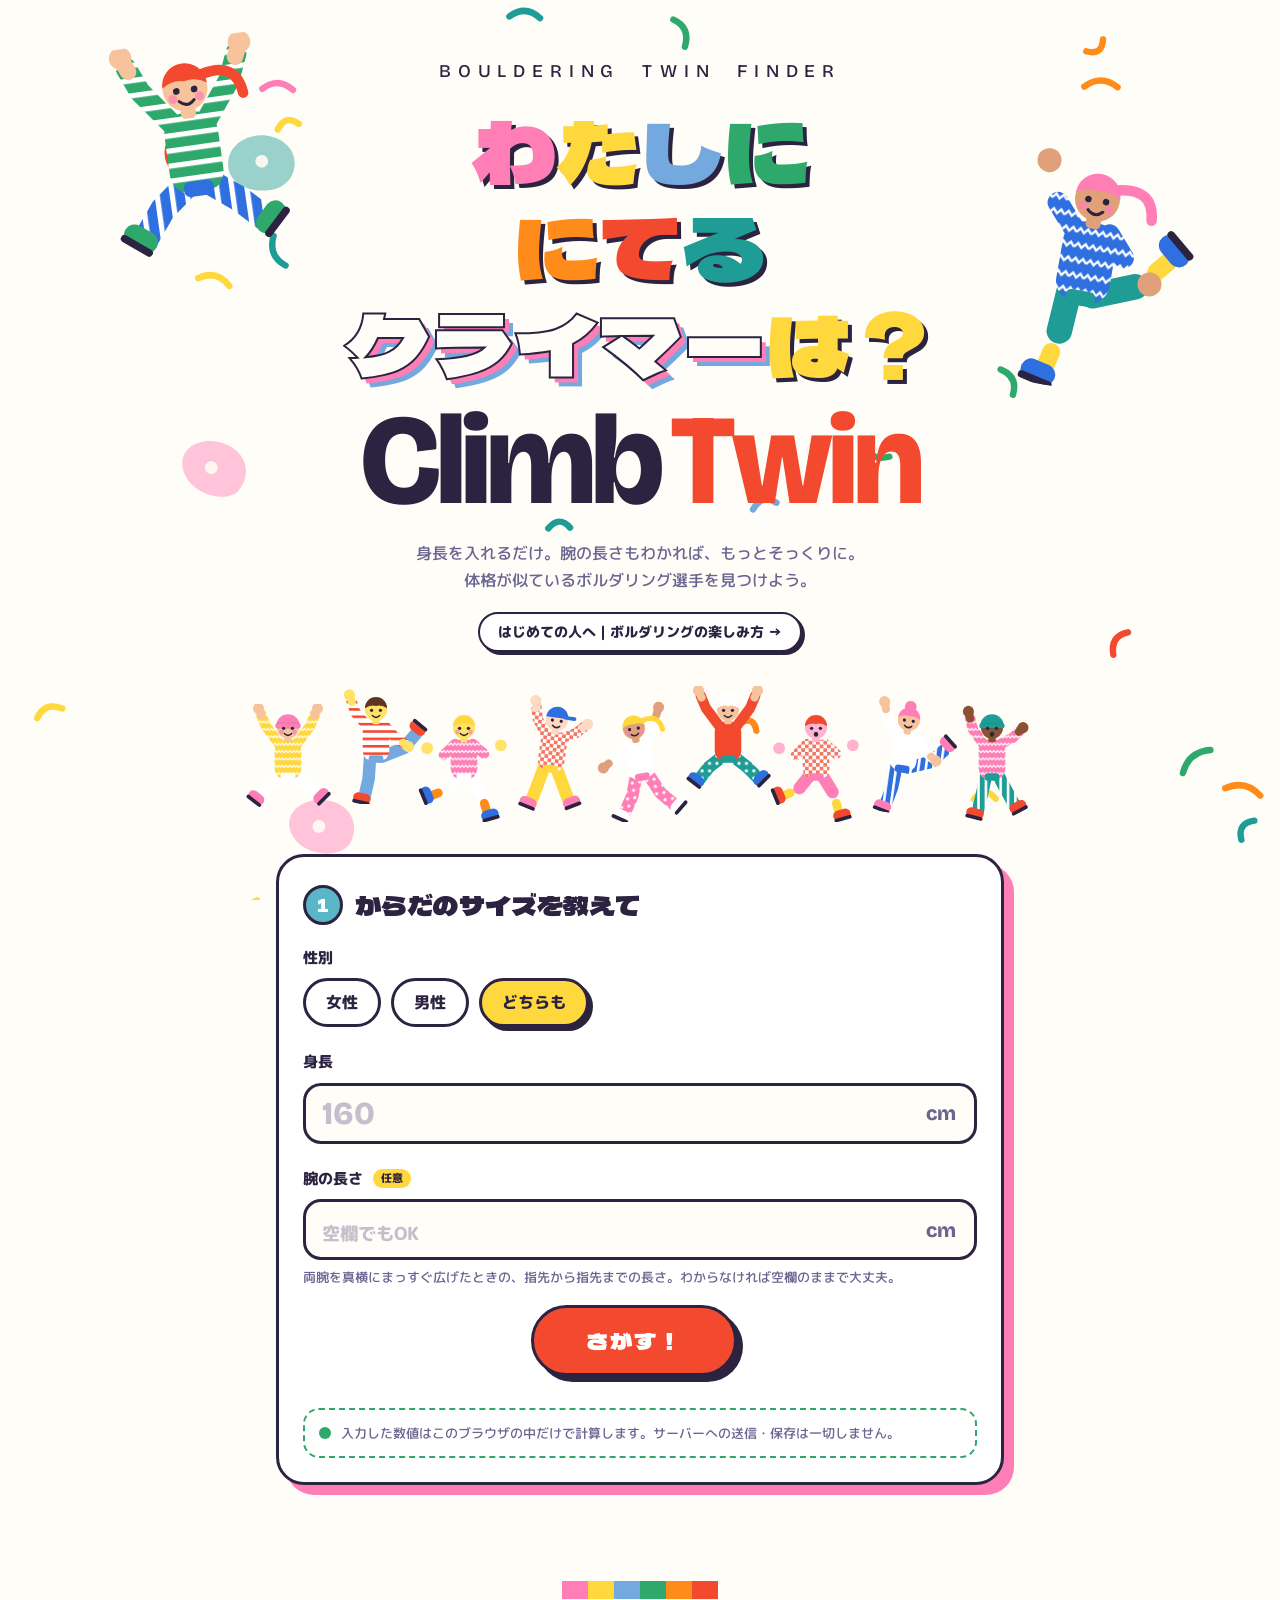
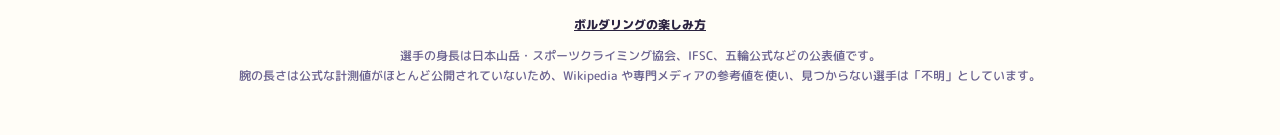
<file: index.html>
<!DOCTYPE html>
<html lang="ja">
<head>
  <meta charset="UTF-8">
  <meta name="viewport" content="width=device-width, initial-scale=1.0">
  <title>わたしのクライマー</title>
  <meta name="description" content="身長・腕の長さ・性別から、体格の似ているボルダリング選手を探すサイト">
  <link rel="canonical" href="https://asukaokochi-kinako.github.io/bouldering_twin_finder/">
  <link rel="icon" href="favicon.svg" type="image/svg+xml">

  <!-- OGP -->
  <meta property="og:type" content="website">
  <meta property="og:site_name" content="Climb Twin">
  <meta property="og:title" content="わたしににてるクライマーは？ | Climb Twin">
  <meta property="og:description" content="身長を入れるだけで、体格がそっくりなボルダリング選手がわかる！腕の長さを入れるともっと正確に。入力した数値は保存されません。">
  <meta property="og:url" content="https://asukaokochi-kinako.github.io/bouldering_twin_finder/">
  <meta property="og:image" content="https://asukaokochi-kinako.github.io/bouldering_twin_finder/ogp.png">
  <meta property="og:image:width" content="1200">
  <meta property="og:image:height" content="630">
  <meta property="og:image:alt" content="カラフルな服のクライマーたちと「わたしににてるクライマーは？ Climb Twin」の文字">
  <meta property="og:locale" content="ja_JP">
  <meta name="twitter:card" content="summary_large_image">
  <meta name="twitter:title" content="わたしににてるクライマーは？ | Climb Twin">
  <meta name="twitter:description" content="身長を入れるだけで、体格がそっくりなボルダリング選手がわかる！">
  <meta name="twitter:image" content="https://asukaokochi-kinako.github.io/bouldering_twin_finder/ogp.png">
  <link rel="preconnect" href="https://fonts.googleapis.com">
  <link rel="preconnect" href="https://fonts.gstatic.com" crossorigin>
  <link href="https://fonts.googleapis.com/css2?family=Bricolage+Grotesque:opsz,wght@12..96,500;12..96,800&family=Dela+Gothic+One&family=M+PLUS+Rounded+1c:wght@500;800&display=swap" rel="stylesheet">
  <link rel="stylesheet" href="style.css">
</head>
<body>
  <!-- 背景の紙吹雪 -->
  <div class="confetti" id="confetti" aria-hidden="true"></div>

  <header class="hero">
    <div class="hero__side hero__side--l" id="side-l" aria-hidden="true"></div>
    <div class="hero__side hero__side--r" id="side-r" aria-hidden="true"></div>

    <p class="hero__kicker">BOULDERING&nbsp;&nbsp;TWIN&nbsp;&nbsp;FINDER</p>
    <h1 class="hero__title">
      <span class="c-pink">わ</span><span class="c-yellow">た</span><span class="c-blue">し</span><span class="c-green">に</span><br>
      <span class="c-orange">に</span><span class="c-red">て</span><span class="c-teal">る</span><br>
      <span class="hero__title-big">クライマー</span><span class="c-yellow">は？</span>
    </h1>
    <p class="hero__latin">Climb<em>Twin</em></p>
    <p class="hero__lead">身長を入れるだけ。腕の長さもわかれば、もっとそっくりに。<br>体格が似ているボルダリング選手を見つけよう。</p>
    <a class="guide-link" href="guide.html">はじめての人へ｜ボルダリングの楽しみ方 →</a>
    <div class="hero__parade" id="parade" aria-hidden="true"></div>
  </header>

  <main class="main">
    <section class="panel" aria-labelledby="form-title">
      <h2 class="panel__title" id="form-title"><span>1</span>からだのサイズを教えて</h2>

      <form class="form" id="form" autocomplete="off" novalidate>
        <fieldset class="field">
          <legend class="field__label">性別</legend>
          <div class="chips">
            <label class="chip chip--pink"><input type="radio" name="gender" value="f"><span>女性</span></label>
            <label class="chip chip--blue"><input type="radio" name="gender" value="m"><span>男性</span></label>
            <label class="chip chip--green"><input type="radio" name="gender" value="any" checked><span>どちらも</span></label>
          </div>
        </fieldset>

        <div class="field">
          <label class="field__label" for="height">身長</label>
          <div class="num">
            <input type="number" id="height" name="height" inputmode="decimal" min="120" max="220" step="0.1" placeholder="160" required>
            <span class="num__unit">cm</span>
          </div>
        </div>

        <div class="field">
          <label class="field__label" for="span">腕の長さ <span class="field__opt">任意</span></label>
          <div class="num">
            <input type="number" id="span" name="span" inputmode="decimal" min="110" max="240" step="0.1" placeholder="空欄でもOK">
            <span class="num__unit">cm</span>
          </div>
          <p class="field__hint">両腕を真横にまっすぐ広げたときの、指先から指先までの長さ。わからなければ空欄のままで大丈夫。</p>
        </div>

        <p class="form__error" id="error" role="alert"></p>

        <button class="btn" type="submit">
          <span class="btn__face">さがす！</span>
        </button>

        <p class="privacy">
          <span class="privacy__dot"></span>
          入力した数値はこのブラウザの中だけで計算します。サーバーへの送信・保存は一切しません。
        </p>
      </form>
    </section>
  </main>

  <section class="results" id="results" aria-live="polite" hidden>
    <div class="results__deco" id="band-deco" aria-hidden="true"></div>
    <div class="results__inner">
      <p class="results__kicker">YOUR&nbsp;&nbsp;CLIMBING&nbsp;&nbsp;TWINS</p>
      <h2 class="results__title">あなたに似てるのは…</h2>
      <div class="you" id="you"></div>
      <ol class="cards" id="cards"></ol>

      <div class="share">
        <p class="share__title">結果をシェアしよう！</p>
        <p class="share__preview" id="share-text"></p>
        <p class="share__note">※ 身長や腕の長さはシェアされません</p>
        <div class="share__btns">
          <a class="sbtn sbtn--x" id="share-x" target="_blank" rel="noopener noreferrer">X でポスト</a>
          <a class="sbtn sbtn--line" id="share-line" target="_blank" rel="noopener noreferrer">LINE で送る</a>
          <a class="sbtn sbtn--threads" id="share-threads" target="_blank" rel="noopener noreferrer">Threads</a>
          <a class="sbtn sbtn--fb" id="share-fb" target="_blank" rel="noopener noreferrer">Facebook</a>
          <button class="sbtn sbtn--copy" type="button" id="share-copy">文章をコピー</button>
          <button class="sbtn sbtn--more" type="button" id="share-native" hidden>その他のアプリ</button>
        </div>
      </div>
      <a class="guide-link guide-link--band" href="guide.html">「ガンバ！」の声かけやグレードの見方は｜ボルダリングの楽しみ方 →</a>
      <button class="btn btn--ghost" type="button" id="retry"><span class="btn__face">もう一回</span></button>
    </div>
  </section>

  <footer class="footer">
    <div class="swatch" aria-hidden="true">
      <i class="sw-pink"></i><i class="sw-yellow"></i><i class="sw-blue"></i><i class="sw-green"></i><i class="sw-orange"></i><i class="sw-red"></i>
    </div>
    <p><a class="footer__link" href="guide.html">ボルダリングの楽しみ方</a></p>
    <p>選手の身長は日本山岳・スポーツクライミング協会、IFSC、五輪公式などの公表値です。<br>腕の長さは公式な計測値がほとんど公開されていないため、Wikipedia や専門メディアの参考値を使い、見つからない選手は「不明」としています。</p>
  </footer>

  <script src="data.js"></script>
  <script src="figures.js"></script>
  <script src="script.js"></script>
</body>
</html>
</file>
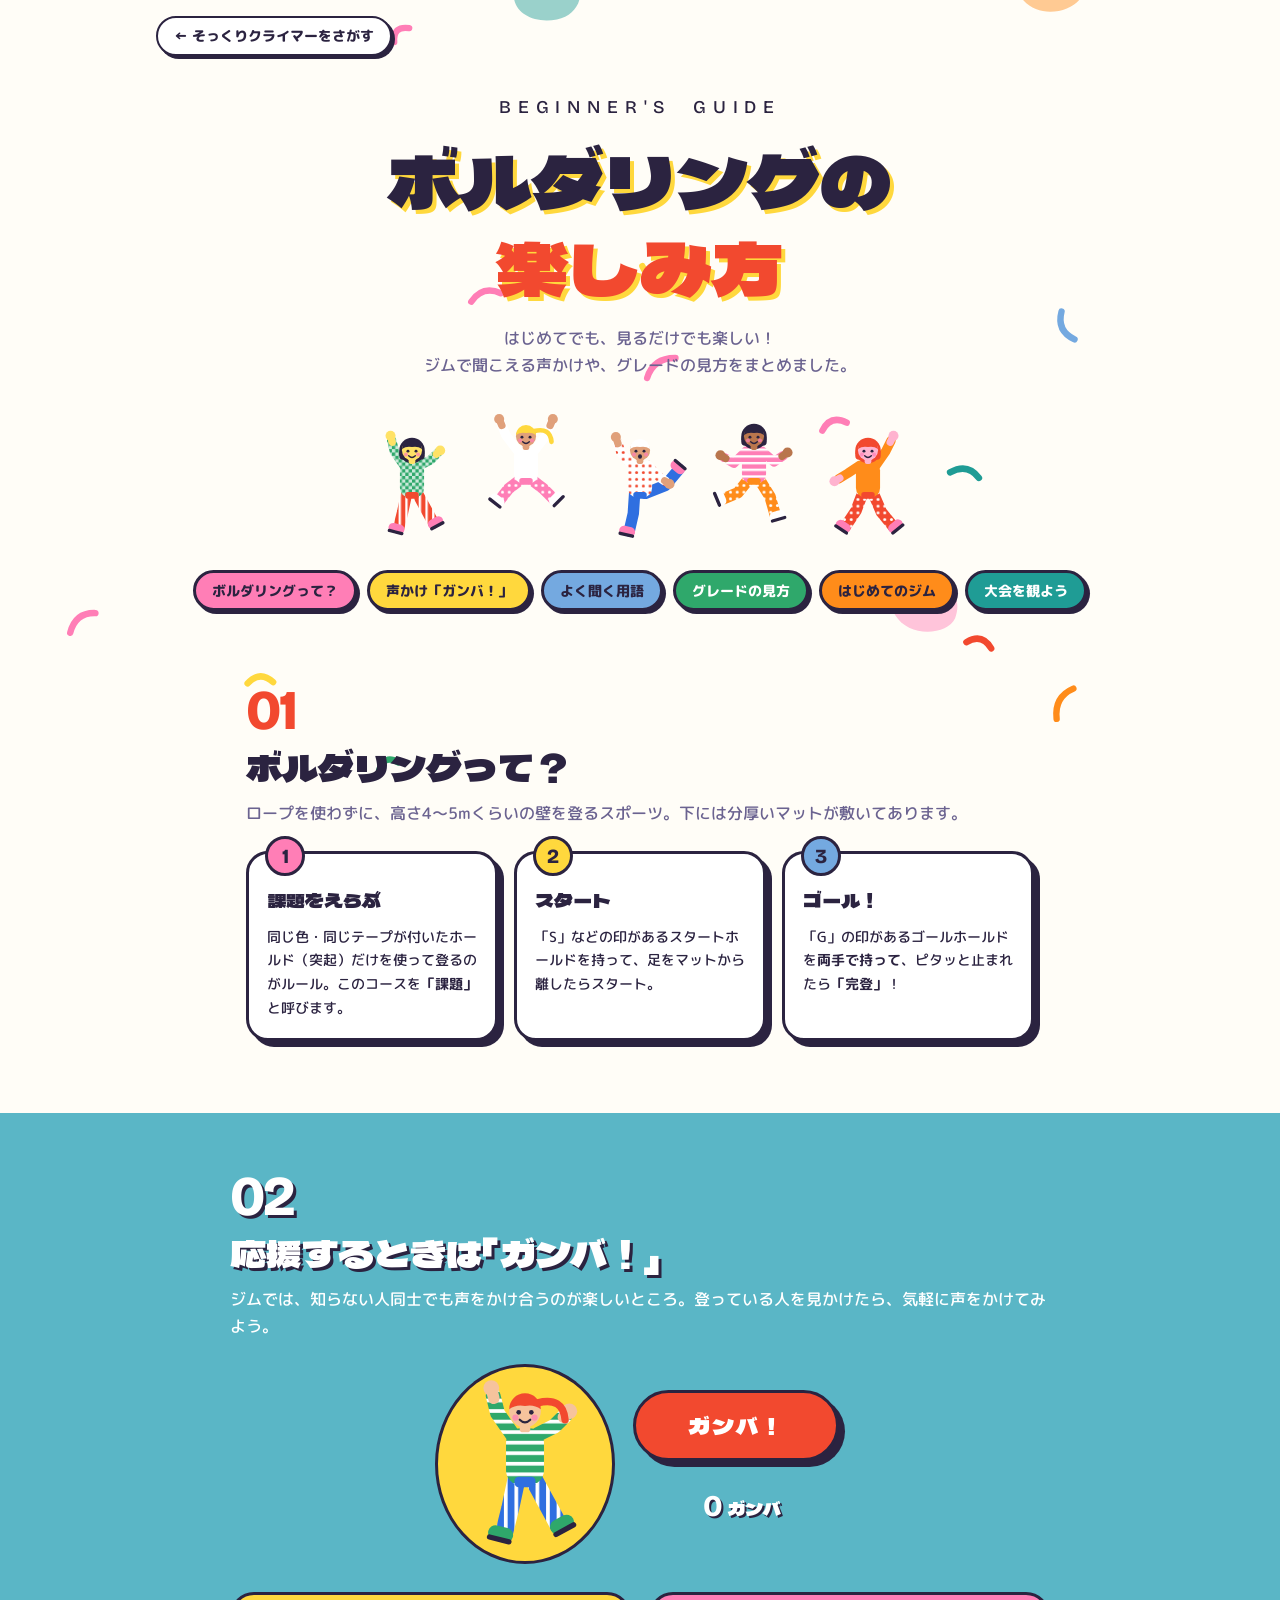
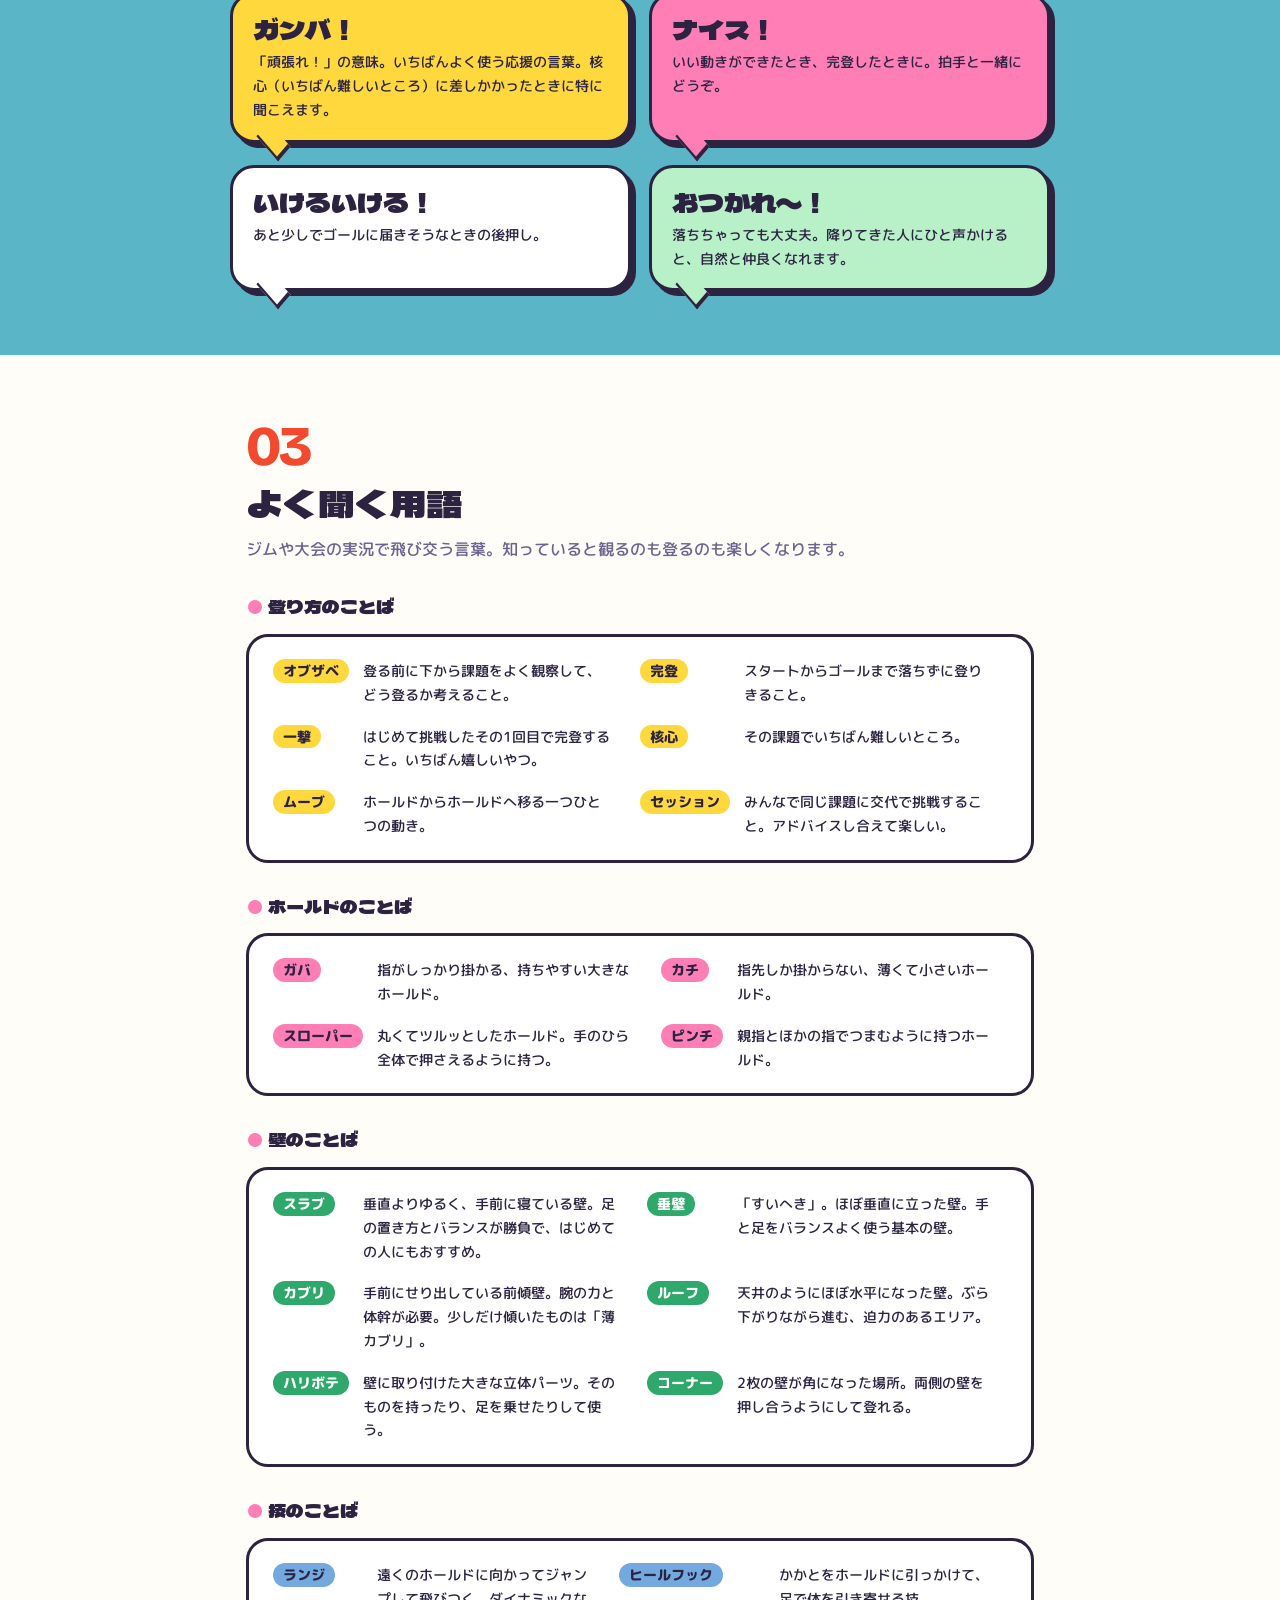
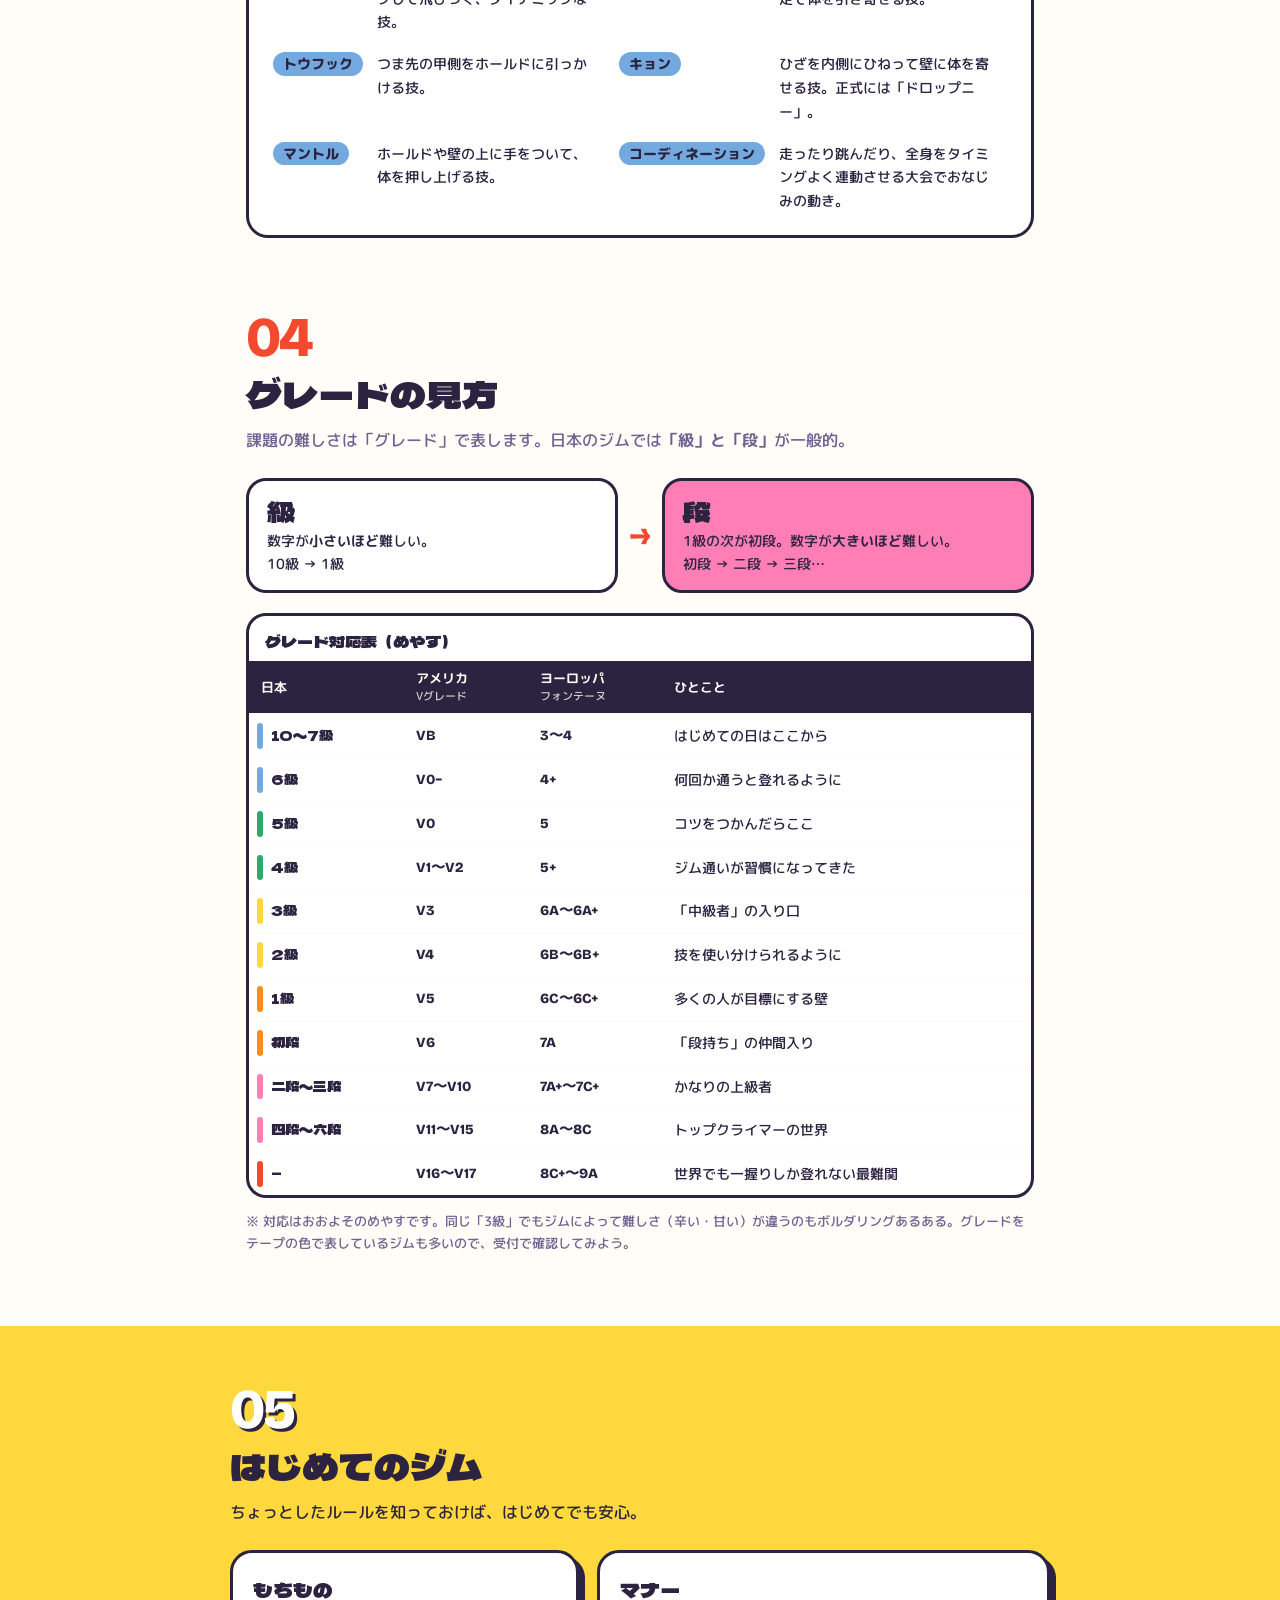
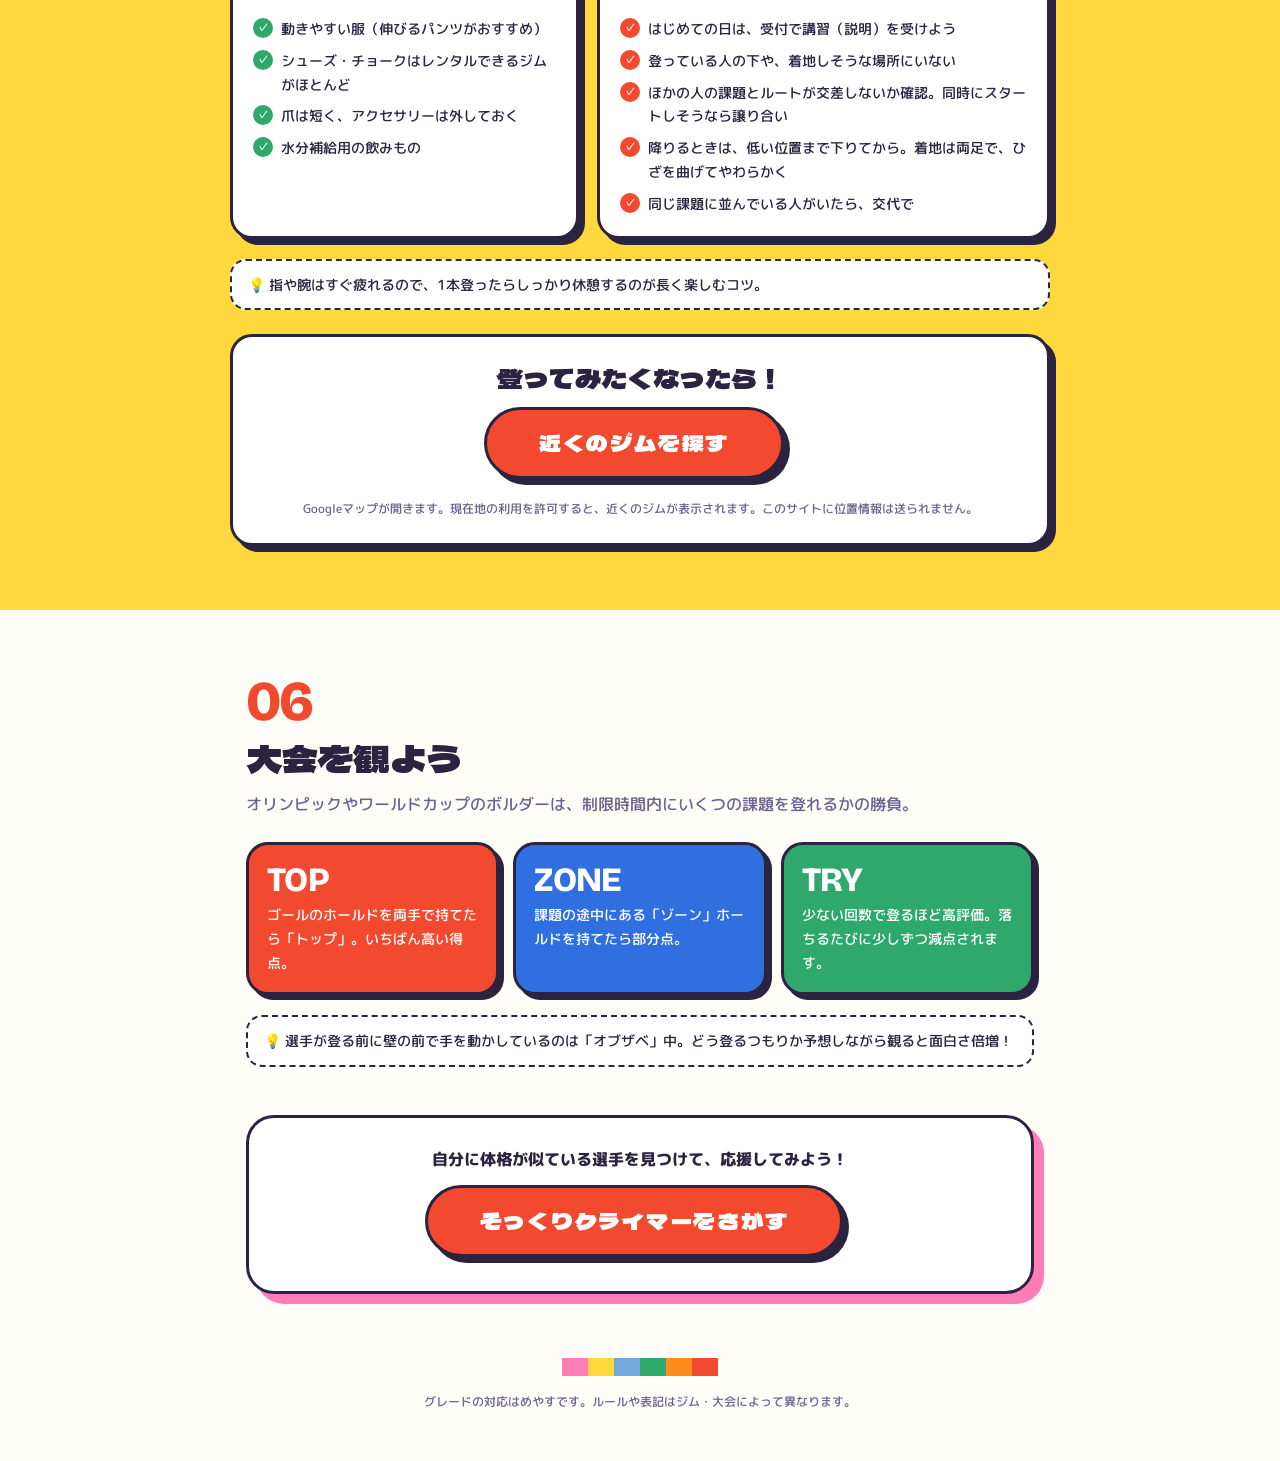
<file: guide.html>
<!DOCTYPE html>
<html lang="ja">
<head>
  <meta charset="UTF-8">
  <meta name="viewport" content="width=device-width, initial-scale=1.0">
  <title>ボルダリングの楽しみ方 | Climb Twin</title>
  <meta name="description" content="はじめてのボルダリングガイド。「ガンバ！」などの声かけ、よく聞く用語、グレードの見方、ジムでのマナーまで。">
  <link rel="canonical" href="https://asukaokochi-kinako.github.io/bouldering_twin_finder/guide.html">
  <link rel="icon" href="favicon.svg" type="image/svg+xml">

  <meta property="og:type" content="article">
  <meta property="og:site_name" content="Climb Twin">
  <meta property="og:title" content="ボルダリングの楽しみ方 | Climb Twin">
  <meta property="og:description" content="「ガンバ！」の声かけから、グレードの見方、ジムでのマナーまで。はじめてのボルダリングガイド。">
  <meta property="og:url" content="https://asukaokochi-kinako.github.io/bouldering_twin_finder/guide.html">
  <meta property="og:image" content="https://asukaokochi-kinako.github.io/bouldering_twin_finder/ogp-guide.png">
  <meta property="og:image:width" content="1200">
  <meta property="og:image:height" content="630">
  <meta property="og:locale" content="ja_JP">
  <meta property="og:image:alt" content="「ボルダリングの楽しみ方 Ganba!」の文字と、ガンバ！ナイス！と声をかけ合うクライマーたち">
  <meta name="twitter:card" content="summary_large_image">
  <meta name="twitter:image" content="https://asukaokochi-kinako.github.io/bouldering_twin_finder/ogp-guide.png">

  <link rel="preconnect" href="https://fonts.googleapis.com">
  <link rel="preconnect" href="https://fonts.gstatic.com" crossorigin>
  <link href="https://fonts.googleapis.com/css2?family=Bricolage+Grotesque:opsz,wght@12..96,500;12..96,800&family=Dela+Gothic+One&family=M+PLUS+Rounded+1c:wght@500;800&display=swap" rel="stylesheet">
  <link rel="stylesheet" href="style.css">
  <link rel="stylesheet" href="guide.css">
</head>
<body>
  <div class="confetti" id="confetti" aria-hidden="true"></div>

  <nav class="topnav">
    <a class="topnav__back" href="./">← そっくりクライマーをさがす</a>
  </nav>

  <header class="ghero">
    <p class="hero__kicker">BEGINNER'S&nbsp;&nbsp;GUIDE</p>
    <h1 class="ghero__title">ボルダリングの<br><span class="c-red">楽しみ方</span></h1>
    <p class="ghero__lead">はじめてでも、見るだけでも楽しい！<br>ジムで聞こえる声かけや、グレードの見方をまとめました。</p>
    <div class="ghero__figs" id="hero-figs" aria-hidden="true"></div>

    <ul class="toc">
      <li><a class="toc__chip toc__chip--pink" href="#what">ボルダリングって？</a></li>
      <li><a class="toc__chip toc__chip--yellow" href="#ganba">声かけ「ガンバ！」</a></li>
      <li><a class="toc__chip toc__chip--blue" href="#words">よく聞く用語</a></li>
      <li><a class="toc__chip toc__chip--green" href="#grade">グレードの見方</a></li>
      <li><a class="toc__chip toc__chip--orange" href="#manner">はじめてのジム</a></li>
      <li><a class="toc__chip toc__chip--teal" href="#watch">大会を観よう</a></li>
    </ul>
  </header>

  <main class="gmain">

    <!-- 1. ボルダリングって？ -->
    <section class="gsec" id="what">
      <p class="gsec__num">01</p>
      <h2 class="gsec__title">ボルダリングって？</h2>
      <p class="gsec__lead">ロープを使わずに、高さ4〜5mくらいの壁を登るスポーツ。下には分厚いマットが敷いてあります。</p>

      <ol class="steps">
        <li class="step">
          <span class="step__icon step__icon--pink">1</span>
          <h3>課題をえらぶ</h3>
          <p>同じ色・同じテープが付いたホールド（突起）だけを使って登るのがルール。このコースを<b>「課題」</b>と呼びます。</p>
        </li>
        <li class="step">
          <span class="step__icon step__icon--yellow">2</span>
          <h3>スタート</h3>
          <p>「S」などの印があるスタートホールドを持って、足をマットから離したらスタート。</p>
        </li>
        <li class="step">
          <span class="step__icon step__icon--blue">3</span>
          <h3>ゴール！</h3>
          <p>「G」の印があるゴールホールドを<b>両手で持って</b>、ピタッと止まれたら<b>「完登」</b>！</p>
        </li>
      </ol>
    </section>

    <!-- 2. 声かけ -->
    <section class="gsec gsec--band" id="ganba">
      <div class="gsec__inner">
        <p class="gsec__num">02</p>
        <h2 class="gsec__title">応援するときは「ガンバ！」</h2>
        <p class="gsec__lead">ジムでは、知らない人同士でも声をかけ合うのが楽しいところ。登っている人を見かけたら、気軽に声をかけてみよう。</p>

        <div class="cheer">
          <div class="cheer__stage" id="cheer-stage" aria-hidden="true"></div>
          <div class="cheer__ctrl">
            <button class="btn" type="button" id="cheer-btn"><span class="btn__face">ガンバ！</span></button>
            <p class="cheer__count" aria-live="polite"><span id="cheer-count">0</span> ガンバ</p>
          </div>
        </div>

        <ul class="bubbles">
          <li class="bubble bubble--yellow">
            <p class="bubble__word">ガンバ！</p>
            <p class="bubble__desc">「頑張れ！」の意味。いちばんよく使う応援の言葉。核心（いちばん難しいところ）に差しかかったときに特に聞こえます。</p>
          </li>
          <li class="bubble bubble--pink">
            <p class="bubble__word">ナイス！</p>
            <p class="bubble__desc">いい動きができたとき、完登したときに。拍手と一緒にどうぞ。</p>
          </li>
          <li class="bubble bubble--blue">
            <p class="bubble__word">いけるいける！</p>
            <p class="bubble__desc">あと少しでゴールに届きそうなときの後押し。</p>
          </li>
          <li class="bubble bubble--green">
            <p class="bubble__word">おつかれ〜！</p>
            <p class="bubble__desc">落ちちゃっても大丈夫。降りてきた人にひと声かけると、自然と仲良くなれます。</p>
          </li>
        </ul>
      </div>
    </section>

    <!-- 3. 用語 -->
    <section class="gsec" id="words">
      <p class="gsec__num">03</p>
      <h2 class="gsec__title">よく聞く用語</h2>
      <p class="gsec__lead">ジムや大会の実況で飛び交う言葉。知っていると観るのも登るのも楽しくなります。</p>

      <h3 class="gsub">登り方のことば</h3>
      <dl class="words">
        <div class="word"><dt>オブザベ</dt><dd>登る前に下から課題をよく観察して、どう登るか考えること。</dd></div>
        <div class="word"><dt>完登</dt><dd>スタートからゴールまで落ちずに登りきること。</dd></div>
        <div class="word"><dt>一撃</dt><dd>はじめて挑戦したその1回目で完登すること。いちばん嬉しいやつ。</dd></div>
        <div class="word"><dt>核心</dt><dd>その課題でいちばん難しいところ。</dd></div>
        <div class="word"><dt>ムーブ</dt><dd>ホールドからホールドへ移る一つひとつの動き。</dd></div>
        <div class="word"><dt>セッション</dt><dd>みんなで同じ課題に交代で挑戦すること。アドバイスし合えて楽しい。</dd></div>
      </dl>

      <h3 class="gsub">ホールドのことば</h3>
      <dl class="words">
        <div class="word word--pink"><dt>ガバ</dt><dd>指がしっかり掛かる、持ちやすい大きなホールド。</dd></div>
        <div class="word word--pink"><dt>カチ</dt><dd>指先しか掛からない、薄くて小さいホールド。</dd></div>
        <div class="word word--pink"><dt>スローパー</dt><dd>丸くてツルッとしたホールド。手のひら全体で押さえるように持つ。</dd></div>
        <div class="word word--pink"><dt>ピンチ</dt><dd>親指とほかの指でつまむように持つホールド。</dd></div>
      </dl>

      <h3 class="gsub">壁のことば</h3>
      <dl class="words">
        <div class="word word--green"><dt>スラブ</dt><dd>垂直よりゆるく、手前に寝ている壁。足の置き方とバランスが勝負で、はじめての人にもおすすめ。</dd></div>
        <div class="word word--green"><dt>垂壁</dt><dd>「すいへき」。ほぼ垂直に立った壁。手と足をバランスよく使う基本の壁。</dd></div>
        <div class="word word--green"><dt>カブリ</dt><dd>手前にせり出している前傾壁。腕の力と体幹が必要。少しだけ傾いたものは「薄カブリ」。</dd></div>
        <div class="word word--green"><dt>ルーフ</dt><dd>天井のようにほぼ水平になった壁。ぶら下がりながら進む、迫力のあるエリア。</dd></div>
        <div class="word word--green"><dt>ハリボテ</dt><dd>壁に取り付けた大きな立体パーツ。そのものを持ったり、足を乗せたりして使う。</dd></div>
        <div class="word word--green"><dt>コーナー</dt><dd>2枚の壁が角になった場所。両側の壁を押し合うようにして登れる。</dd></div>
      </dl>

      <h3 class="gsub">技のことば</h3>
      <dl class="words">
        <div class="word word--blue"><dt>ランジ</dt><dd>遠くのホールドに向かってジャンプして飛びつく、ダイナミックな技。</dd></div>
        <div class="word word--blue"><dt>ヒールフック</dt><dd>かかとをホールドに引っかけて、足で体を引き寄せる技。</dd></div>
        <div class="word word--blue"><dt>トウフック</dt><dd>つま先の甲側をホールドに引っかける技。</dd></div>
        <div class="word word--blue"><dt>キョン</dt><dd>ひざを内側にひねって壁に体を寄せる技。正式には「ドロップニー」。</dd></div>
        <div class="word word--blue"><dt>マントル</dt><dd>ホールドや壁の上に手をついて、体を押し上げる技。</dd></div>
        <div class="word word--blue"><dt>コーディネーション</dt><dd>走ったり跳んだり、全身をタイミングよく連動させる大会でおなじみの動き。</dd></div>
      </dl>
    </section>

    <!-- 4. グレード -->
    <section class="gsec" id="grade">
      <p class="gsec__num">04</p>
      <h2 class="gsec__title">グレードの見方</h2>
      <p class="gsec__lead">課題の難しさは「グレード」で表します。日本のジムでは<b>「級」と「段」</b>が一般的。</p>

      <div class="grade-rule">
        <div class="grade-rule__item">
          <p class="grade-rule__head">級</p>
          <p>数字が<b>小さいほど</b>難しい。<br>10級 → 1級</p>
        </div>
        <div class="grade-rule__arrow" aria-hidden="true">→</div>
        <div class="grade-rule__item grade-rule__item--hard">
          <p class="grade-rule__head">段</p>
          <p>1級の次が初段。数字が<b>大きいほど</b>難しい。<br>初段 → 二段 → 三段…</p>
        </div>
      </div>

      <div class="table-wrap">
        <table class="gtable">
          <caption>グレード対応表（めやす）</caption>
          <thead>
            <tr><th scope="col">日本</th><th scope="col">アメリカ<br><small>Vグレード</small></th><th scope="col">ヨーロッパ<br><small>フォンテーヌ</small></th><th scope="col">ひとこと</th></tr>
          </thead>
          <tbody>
            <tr class="lv1"><th scope="row">10〜7級</th><td>VB</td><td>3〜4</td><td>はじめての日はここから</td></tr>
            <tr class="lv1"><th scope="row">6級</th><td>V0−</td><td>4+</td><td>何回か通うと登れるように</td></tr>
            <tr class="lv2"><th scope="row">5級</th><td>V0</td><td>5</td><td>コツをつかんだらここ</td></tr>
            <tr class="lv2"><th scope="row">4級</th><td>V1〜V2</td><td>5+</td><td>ジム通いが習慣になってきた</td></tr>
            <tr class="lv3"><th scope="row">3級</th><td>V3</td><td>6A〜6A+</td><td>「中級者」の入り口</td></tr>
            <tr class="lv3"><th scope="row">2級</th><td>V4</td><td>6B〜6B+</td><td>技を使い分けられるように</td></tr>
            <tr class="lv4"><th scope="row">1級</th><td>V5</td><td>6C〜6C+</td><td>多くの人が目標にする壁</td></tr>
            <tr class="lv4"><th scope="row">初段</th><td>V6</td><td>7A</td><td>「段持ち」の仲間入り</td></tr>
            <tr class="lv5"><th scope="row">二段〜三段</th><td>V7〜V10</td><td>7A+〜7C+</td><td>かなりの上級者</td></tr>
            <tr class="lv5"><th scope="row">四段〜六段</th><td>V11〜V15</td><td>8A〜8C</td><td>トップクライマーの世界</td></tr>
            <tr class="lv6"><th scope="row">—</th><td>V16〜V17</td><td>8C+〜9A</td><td>世界でも一握りしか登れない最難関</td></tr>
          </tbody>
        </table>
      </div>
      <p class="gnote">※ 対応はおおよそのめやすです。同じ「3級」でもジムによって難しさ（辛い・甘い）が違うのもボルダリングあるある。グレードをテープの色で表しているジムも多いので、受付で確認してみよう。</p>
    </section>

    <!-- 5. はじめてのジム -->
    <section class="gsec gsec--band gsec--yellow" id="manner">
      <div class="gsec__inner">
        <p class="gsec__num">05</p>
        <h2 class="gsec__title">はじめてのジム</h2>
        <p class="gsec__lead">ちょっとしたルールを知っておけば、はじめてでも安心。</p>

        <div class="cols">
          <div class="col">
            <h3 class="col__title">もちもの</h3>
            <ul class="checks">
              <li>動きやすい服（伸びるパンツがおすすめ）</li>
              <li>シューズ・チョークはレンタルできるジムがほとんど</li>
              <li>爪は短く、アクセサリーは外しておく</li>
              <li>水分補給用の飲みもの</li>
            </ul>
          </div>
          <div class="col">
            <h3 class="col__title">マナー</h3>
            <ul class="checks checks--pink">
              <li>はじめての日は、受付で講習（説明）を受けよう</li>
              <li>登っている人の下や、着地しそうな場所にいない</li>
              <li>ほかの人の課題とルートが交差しないか確認。同時にスタートしそうなら譲り合い</li>
              <li>降りるときは、低い位置まで下りてから。着地は両足で、ひざを曲げてやわらかく</li>
              <li>同じ課題に並んでいる人がいたら、交代で</li>
            </ul>
          </div>
        </div>
        <p class="gtip">💡 指や腕はすぐ疲れるので、1本登ったらしっかり休憩するのが長く楽しむコツ。</p>

        <div class="gym">
          <p class="gym__title">登ってみたくなったら！</p>
          <a class="btn btn--link" href="https://www.google.com/maps/search/?api=1&amp;query=%E3%83%9C%E3%83%AB%E3%83%80%E3%83%AA%E3%83%B3%E3%82%B0%E3%82%B8%E3%83%A0" target="_blank" rel="noopener noreferrer"><span class="btn__face">近くのジムを探す</span></a>
          <p class="gym__note">Googleマップが開きます。現在地の利用を許可すると、近くのジムが表示されます。このサイトに位置情報は送られません。</p>
        </div>
      </div>
    </section>

    <!-- 6. 観戦 -->
    <section class="gsec" id="watch">
      <p class="gsec__num">06</p>
      <h2 class="gsec__title">大会を観よう</h2>
      <p class="gsec__lead">オリンピックやワールドカップのボルダーは、制限時間内にいくつの課題を登れるかの勝負。</p>

      <ul class="points">
        <li class="point point--red">
          <p class="point__big">TOP</p>
          <p>ゴールのホールドを両手で持てたら「トップ」。いちばん高い得点。</p>
        </li>
        <li class="point point--blue">
          <p class="point__big">ZONE</p>
          <p>課題の途中にある「ゾーン」ホールドを持てたら部分点。</p>
        </li>
        <li class="point point--green">
          <p class="point__big">TRY</p>
          <p>少ない回数で登るほど高評価。落ちるたびに少しずつ減点されます。</p>
        </li>
      </ul>
      <p class="gtip">💡 選手が登る前に壁の前で手を動かしているのは「オブザベ」中。どう登るつもりか予想しながら観ると面白さ倍増！</p>

      <div class="gcta">
        <p>自分に体格が似ている選手を見つけて、応援してみよう！</p>
        <a class="btn btn--link" href="./"><span class="btn__face">そっくりクライマーをさがす</span></a>
      </div>
    </section>
  </main>

  <footer class="footer">
    <div class="swatch" aria-hidden="true">
      <i class="sw-pink"></i><i class="sw-yellow"></i><i class="sw-blue"></i><i class="sw-green"></i><i class="sw-orange"></i><i class="sw-red"></i>
    </div>
    <p>グレードの対応はめやすです。ルールや表記はジム・大会によって異なります。</p>
  </footer>

  <script src="figures.js"></script>
  <script src="guide.js"></script>
</body>
</html>
</file>
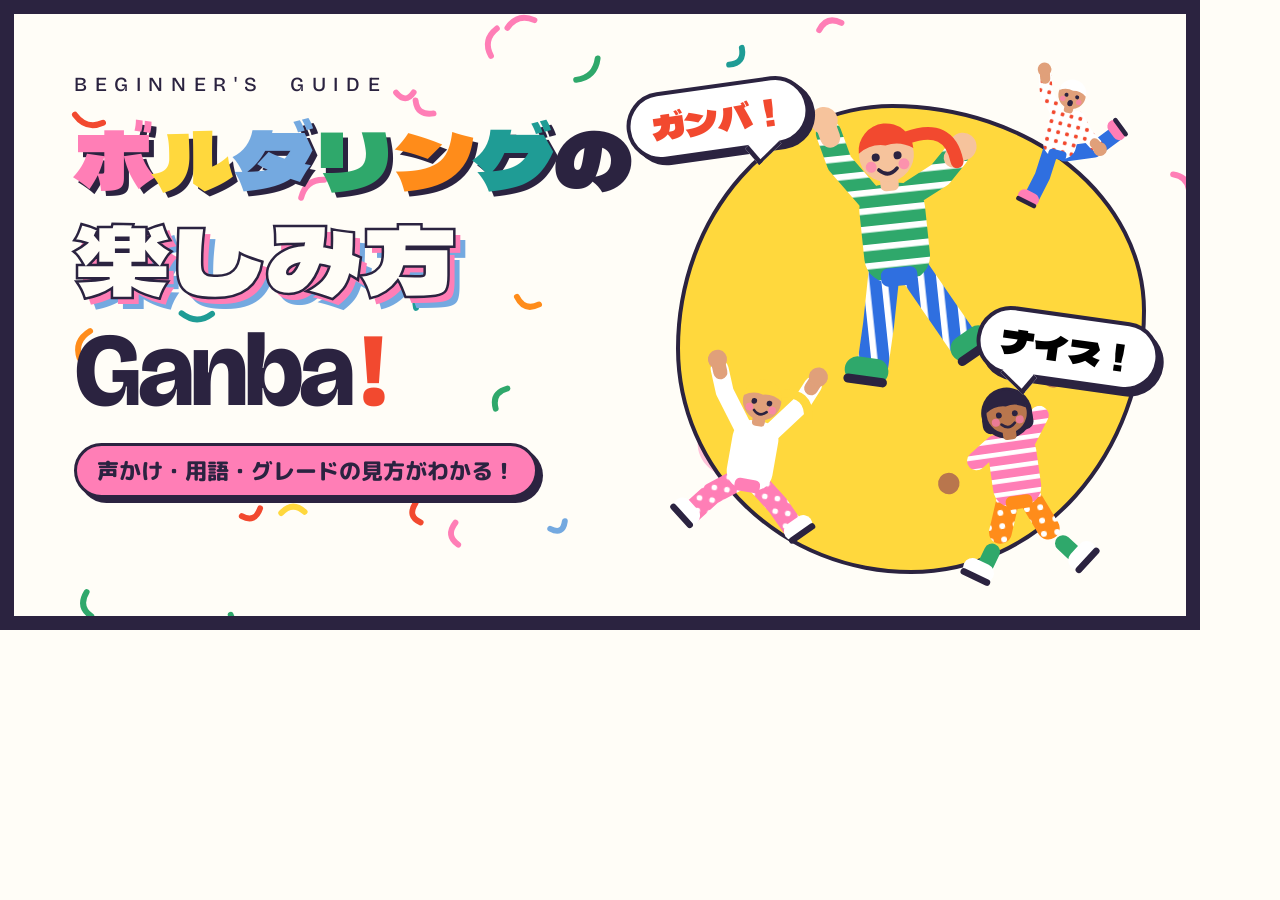
<file: ogp/guide.html>
<!DOCTYPE html>
<html lang="ja">
<head>
  <meta charset="UTF-8">
  <meta name="viewport" content="width=1200">
  <meta name="robots" content="noindex">
  <title>ガイドOGP画像のもと</title>
  <!-- ogp-guide.png を作るためのページ。Chrome のヘッドレスモードで 1200x630 をスクリーンショットする -->
  <link rel="preconnect" href="https://fonts.googleapis.com">
  <link rel="preconnect" href="https://fonts.gstatic.com" crossorigin>
  <link href="https://fonts.googleapis.com/css2?family=Bricolage+Grotesque:opsz,wght@12..96,500;12..96,800&family=Dela+Gothic+One&family=M+PLUS+Rounded+1c:wght@800&display=swap" rel="stylesheet">
  <link rel="stylesheet" href="ogp.css">
</head>
<body>
  <div class="card card--guide" data-confetti="7">
    <div class="confetti"></div>

    <div class="text">
      <p class="kicker">BEGINNER'S&nbsp;&nbsp;GUIDE</p>
      <h1 class="title title--guide">
        <span class="c-pink">ボ</span><span class="c-yellow">ル</span><span class="c-blue">ダ</span><span class="c-green">リ</span><span class="c-orange">ン</span><span class="c-teal">グ</span>の<br>
        <span class="outline">楽しみ方</span>
      </h1>
      <p class="latin">Ganba<em>!</em></p>
      <p class="lead">声かけ・用語・グレードの見方がわかる！</p>
    </div>

    <div class="stage">
      <div class="blob"></div>
      <p class="say say--1">ガンバ！</p>
      <p class="say say--2">ナイス！</p>
      <div class="fig fig--1" data-seed="11" data-pose="reach"></div>
      <div class="fig fig--2" data-seed="57" data-pose="dyno"></div>
      <div class="fig fig--3" data-seed="91" data-pose="dance" data-detached></div>
      <div class="fig fig--4" data-seed="74" data-pose="heel"></div>
    </div>
  </div>

  <script src="../figures.js"></script>
  <script src="ogp.js"></script>
</body>
</html>
</file>
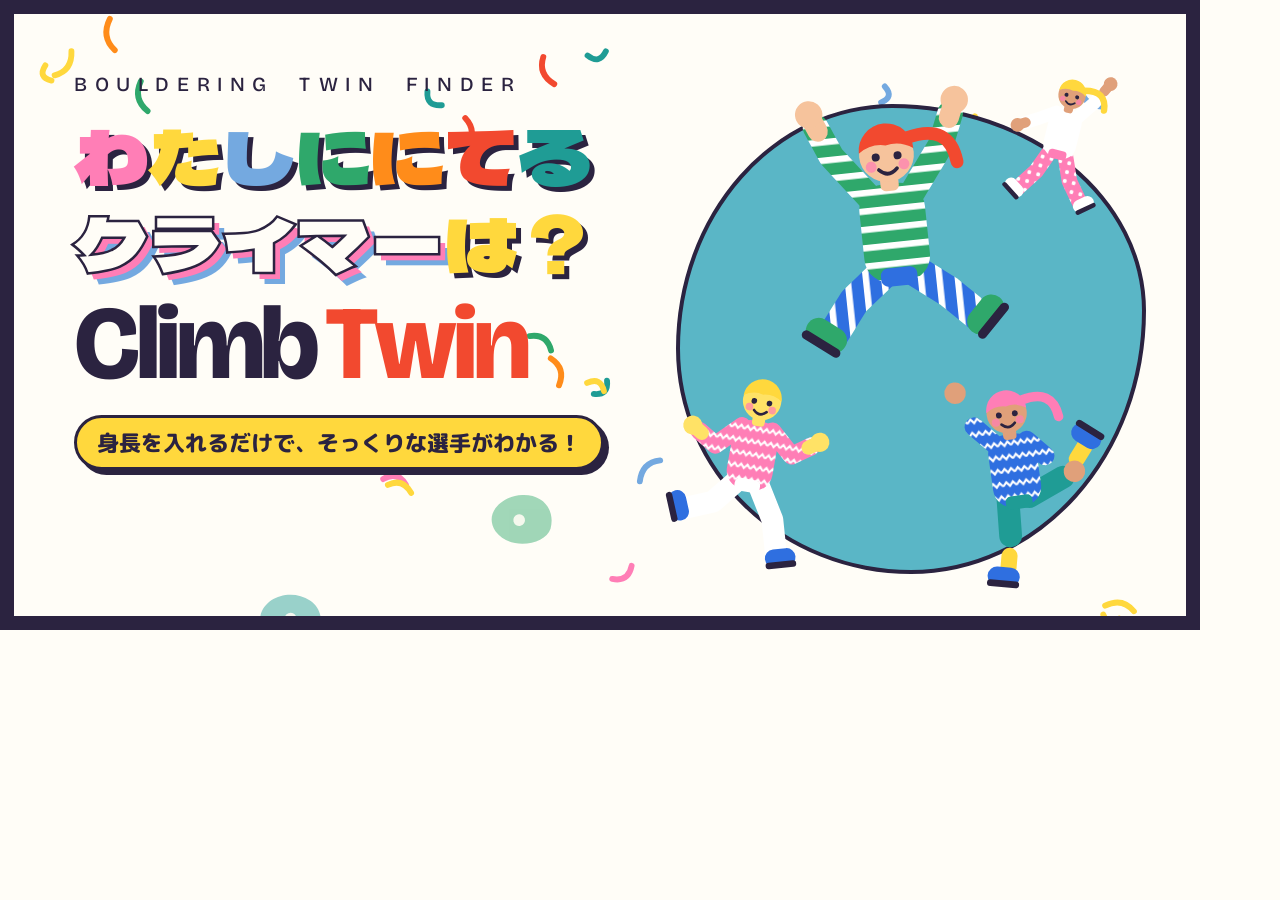
<file: ogp/ogp.html>
<!DOCTYPE html>
<html lang="ja">
<head>
  <meta charset="UTF-8">
  <meta name="viewport" content="width=1200">
  <meta name="robots" content="noindex">
  <title>OGP画像のもと</title>
  <!-- ogp.png を作るためのページ。Chrome のヘッドレスモードで 1200x630 をスクリーンショットする -->
  <link rel="preconnect" href="https://fonts.googleapis.com">
  <link rel="preconnect" href="https://fonts.gstatic.com" crossorigin>
  <link href="https://fonts.googleapis.com/css2?family=Bricolage+Grotesque:opsz,wght@12..96,500;12..96,800&family=Dela+Gothic+One&family=M+PLUS+Rounded+1c:wght@800&display=swap" rel="stylesheet">
  <link rel="stylesheet" href="ogp.css">
</head>
<body>
  <div class="card" data-confetti="21">
    <div class="confetti"></div>

    <div class="text">
      <p class="kicker">BOULDERING&nbsp;&nbsp;TWIN&nbsp;&nbsp;FINDER</p>
      <h1 class="title">
        <span class="c-pink">わ</span><span class="c-yellow">た</span><span class="c-blue">し</span><span class="c-green">に</span><span class="c-orange">に</span><span class="c-red">て</span><span class="c-teal">る</span><br>
        <span class="outline">クライマー</span><span class="c-yellow">は？</span>
      </h1>
      <p class="latin">Climb<em>Twin</em></p>
      <p class="lead">身長を入れるだけで、そっくりな選手がわかる！</p>
    </div>

    <div class="stage">
      <div class="blob"></div>
      <div class="fig fig--1" data-seed="11" data-pose="dyno"></div>
      <div class="fig fig--2" data-seed="31" data-pose="run"></div>
      <div class="fig fig--3" data-seed="24" data-pose="heel" data-detached></div>
      <div class="fig fig--4" data-seed="57" data-pose="dance"></div>
    </div>
  </div>

  <script src="../figures.js"></script>
  <script src="ogp.js"></script>
</body>
</html>
</file>
<file: style.css>
/* ========== tokens ========== */
:root {
  --pink: #ff7eb6;
  --yellow: #ffd83d;
  --blue: #74a9e0;
  --cobalt: #2f6fe0;
  --green: #2fa86b;
  --teal: #1f9c95;
  --orange: #ff8c1a;
  --red: #f2492f;
  --turquoise: #5ab6c6;
  --ink: #2b2340;
  --paper: #fffdf7;
  --card: #ffffff;
  --muted: #6b6390;
  --radius: 28px;
  --font-pop: "Dela Gothic One", "M PLUS Rounded 1c", sans-serif;
  --font-latin: "Bricolage Grotesque", "Helvetica Neue", sans-serif;
  --font-body: "M PLUS Rounded 1c", "Hiragino Maru Gothic ProN", sans-serif;
}

@media (prefers-color-scheme: dark) {
  :root:not([data-theme="light"]) {
    --ink: #fff4ea;
    --paper: #1f1a33;
    --card: #2b2448;
    --muted: #c3bce6;
    --turquoise: #1f6f7c;
  }
}
:root[data-theme="dark"] {
  --ink: #fff4ea;
  --paper: #1f1a33;
  --card: #2b2448;
  --muted: #c3bce6;
  --turquoise: #1f6f7c;
}

* { box-sizing: border-box; }

html { -webkit-text-size-adjust: 100%; }

body {
  margin: 0;
  min-height: 100vh;
  background: var(--paper);
  color: var(--ink);
  font-family: var(--font-body);
  font-weight: 500;
  line-height: 1.7;
  overflow-x: hidden;
}

.c-pink { color: var(--pink); }
.c-yellow { color: var(--yellow); }
.c-blue { color: var(--blue); }
.c-green { color: var(--green); }
.c-orange { color: var(--orange); }
.c-red { color: var(--red); }
.c-teal { color: var(--teal); }

/* ========== confetti ========== */
.confetti {
  position: fixed;
  inset: 0;
  pointer-events: none;
  z-index: 0;
}
.confetti svg,
.results__deco svg { width: 100%; height: 100%; display: block; }
.bit, .hold-bit { transform-box: fill-box; transform-origin: center; }
.confetti .bit:nth-of-type(3n) { animation: flutter 5s ease-in-out infinite; }
.confetti .bit:nth-of-type(3n+1) { animation: flutter 7s ease-in-out infinite reverse; }
.hold-bit { opacity: .45; }
@keyframes flutter {
  0%, 100% { translate: 0 0; }
  50% { translate: 0 -10px; }
}

/* ========== hero ========== */
.hero {
  position: relative;
  z-index: 1;
  text-align: center;
  padding: 56px 16px 8px;
  max-width: 1100px;
  margin: 0 auto;
}
.hero__kicker {
  margin: 0 0 14px;
  font-family: var(--font-latin);
  font-weight: 500;
  font-size: clamp(12px, 2.6vw, 18px);
  letter-spacing: .38em;
  color: var(--ink);
}
.hero__title {
  margin: 0;
  font-family: var(--font-pop);
  font-weight: 400;
  font-size: clamp(36px, 10.5vw, 84px);
  line-height: 1.15;
  text-shadow: 4px 4px 0 var(--ink);
}
.hero__title span { display: inline-block; animation: hop 2.4s ease-in-out infinite; }
.hero__title span:nth-child(2n) { animation-delay: .15s; }
.hero__title span:nth-child(3n) { animation-delay: .3s; }
.hero__title-big {
  color: var(--paper);
  -webkit-text-stroke: 2px var(--ink);
  text-shadow: 5px 5px 0 var(--pink), 9px 9px 0 var(--blue);
}
@keyframes hop {
  0%, 80%, 100% { transform: translateY(0) rotate(0); }
  88% { transform: translateY(-8px) rotate(-4deg); }
}

/* ポスター風の大きな英字 */
.hero__latin {
  margin: 14px 0 0;
  font-family: var(--font-latin);
  font-weight: 800;
  font-size: clamp(44px, 13vw, 128px);
  line-height: .9;
  letter-spacing: -.04em;
  color: var(--ink);
}
.hero__latin em {
  font-style: normal;
  color: var(--red);
  margin-left: .08em;
}

.hero__lead {
  margin: 20px auto 0;
  max-width: 32em;
  font-size: 16px;
  color: var(--muted);
}

.hero__side {
  position: absolute;
  top: 40px;
  width: 210px;
  height: 240px;
  display: none;
}
.hero__side svg { width: 100%; height: 100%; }
.hero__side--l { left: 0; rotate: -8deg; animation: sway 4s ease-in-out infinite; }
.hero__side--r { right: 0; top: 150px; rotate: 10deg; animation: sway 4.6s ease-in-out infinite reverse; }
@keyframes sway {
  0%, 100% { transform: translateY(0); }
  50% { transform: translateY(-12px); }
}
@media (min-width: 980px) {
  .hero__side { display: block; }
}

.hero__parade {
  display: flex;
  justify-content: center;
  align-items: flex-end;
  gap: 0;
  margin: 28px auto 0;
  max-width: 900px;
  overflow: hidden;
  padding-top: 24px;
}
.hero__parade svg {
  flex: 0 0 auto;
  width: 104px;
  height: 118px;
  margin: 0 -8px;
  animation: bounce 1.6s ease-in-out infinite;
}
.hero__parade svg:nth-child(2n) { animation-delay: -.4s; translate: 0 -18px; }
.hero__parade svg:nth-child(3n) { animation-delay: -.8s; }
.hero__parade svg:nth-child(4n) { translate: 0 -8px; rotate: 8deg; }
.hero__parade svg:nth-child(5n) { rotate: -10deg; }
@keyframes bounce {
  0%, 100% { transform: translateY(0); }
  50% { transform: translateY(-10px); }
}

/* ========== panel ========== */
.main {
  position: relative;
  z-index: 1;
  max-width: 760px;
  margin: 0 auto;
  padding: 24px 16px 64px;
}

.panel {
  background: var(--card);
  border: 3px solid var(--ink);
  border-radius: var(--radius);
  padding: 28px 24px 24px;
  box-shadow: 10px 10px 0 var(--pink);
}
.panel__title {
  display: flex;
  align-items: center;
  gap: 12px;
  margin: 0 0 20px;
  font-family: var(--font-pop);
  font-weight: 400;
  font-size: clamp(20px, 5vw, 26px);
  line-height: 1.3;
}
.panel__title span {
  display: grid;
  place-items: center;
  flex: 0 0 auto;
  width: 40px;
  height: 40px;
  border-radius: 50%;
  background: var(--turquoise);
  color: #fff;
  border: 3px solid var(--ink);
  font-size: 18px;
}

/* ========== form ========== */
.form { display: grid; gap: 22px; }

.field { margin: 0; padding: 0; border: 0; min-width: 0; }
.field__label {
  display: block;
  margin-bottom: 8px;
  padding: 0;
  font-weight: 800;
  font-size: 15px;
}
.field__opt {
  display: inline-block;
  margin-left: 6px;
  padding: 0 8px;
  border-radius: 999px;
  background: var(--yellow);
  color: #2b2340;
  font-size: 11px;
  vertical-align: 2px;
}
.field__hint {
  margin: 6px 0 0;
  font-size: 13px;
  color: var(--muted);
}

.chips { display: flex; flex-wrap: wrap; gap: 10px; }
.chip { position: relative; cursor: pointer; }
.chip input { position: absolute; opacity: 0; pointer-events: none; }
.chip span {
  display: inline-block;
  padding: 8px 20px;
  border: 3px solid var(--ink);
  border-radius: 999px;
  font-weight: 800;
  background: var(--card);
  transition: transform .15s, box-shadow .15s, background .15s;
}
.chip:hover span { transform: translate(1px, 1px); }
.chip:active span { transform: translate(2px, 2px); }
.chip input:focus-visible + span { outline: 3px dashed var(--orange); outline-offset: 3px; }
.chip input:checked + span { color: #2b2340; box-shadow: 4px 4px 0 var(--ink); }
.chip--pink input:checked + span  { background: var(--pink); }
.chip--blue input:checked + span  { background: var(--blue); }
.chip--green input:checked + span { background: var(--yellow); }

.num {
  display: flex;
  align-items: center;
  border: 3px solid var(--ink);
  border-radius: 18px;
  background: var(--paper);
  overflow: hidden;
  transition: box-shadow .15s;
}
.num:focus-within { box-shadow: 5px 5px 0 var(--yellow); }
.num input {
  flex: 1;
  min-width: 0;
  border: 0;
  background: transparent;
  color: var(--ink);
  font-family: var(--font-latin);
  font-weight: 800;
  font-size: 32px;
  padding: 8px 16px;
  outline: none;
}
.num input::placeholder { color: var(--muted); opacity: .4; }
#span::placeholder { font-family: var(--font-body); font-size: 18px; }
.num__unit {
  padding: 0 18px;
  font-family: var(--font-latin);
  font-weight: 800;
  font-size: 20px;
  color: var(--muted);
}

.form__error {
  margin: 0;
  color: var(--red);
  font-weight: 800;
  font-size: 14px;
}
.form__error:empty { display: none; }

/* ========== button ========== */
.btn {
  justify-self: center;
  border: 0;
  padding: 0;
  background: var(--ink);
  border-radius: 999px;
  cursor: pointer;
  font: inherit;
}
.btn__face {
  display: block;
  padding: 14px 52px;
  border: 3px solid var(--ink);
  border-radius: 999px;
  background: var(--red);
  color: #fff;
  font-family: var(--font-pop);
  font-size: 22px;
  letter-spacing: .08em;
  transform: translate(-6px, -6px);
  transition: transform .12s;
}
.btn:hover .btn__face { transform: translate(-3px, -3px); }
.btn:active .btn__face { transform: translate(0, 0); }
.btn:focus-visible { outline: 3px dashed var(--cobalt); outline-offset: 6px; }
.btn--ghost { display: block; margin: 40px auto 0; }
.btn--ghost .btn__face { background: var(--yellow); color: #2b2340; font-size: 18px; padding: 10px 36px; }

.privacy {
  display: flex;
  gap: 10px;
  align-items: flex-start;
  margin: 4px 0 0;
  padding: 12px 14px;
  border-radius: 16px;
  border: 2px dashed var(--green);
  font-size: 13px;
  color: var(--muted);
}
.privacy__dot {
  flex: 0 0 auto;
  width: 12px;
  height: 12px;
  margin-top: 5px;
  border-radius: 50%;
  background: var(--green);
}

/* ========== results (ターコイズの帯) ========== */
.results {
  position: relative;
  z-index: 1;
  background: var(--turquoise);
  padding: 64px 16px 72px;
  overflow: hidden;
}
.results__deco {
  position: absolute;
  inset: 0;
  pointer-events: none;
  opacity: .9;
}
.results__inner {
  position: relative;
  max-width: 760px;
  margin: 0 auto;
}
.results__kicker {
  margin: 0;
  text-align: center;
  font-family: var(--font-latin);
  font-size: clamp(12px, 2.6vw, 16px);
  letter-spacing: .38em;
  color: #fff;
}
.results__title {
  margin: 6px 0 20px;
  text-align: center;
  font-family: var(--font-pop);
  font-weight: 400;
  font-size: clamp(26px, 7vw, 44px);
  line-height: 1.3;
  color: #fff;
  text-shadow: 4px 4px 0 #2b2340;
}

.you {
  display: flex;
  flex-wrap: wrap;
  justify-content: center;
  gap: 10px;
  margin-bottom: 36px;
}
.you__pill {
  padding: 4px 14px;
  border: 2px solid #2b2340;
  border-radius: 999px;
  background: #fff;
  color: #2b2340;
  font-size: 14px;
  font-weight: 800;
}

.you__pill--soft { background: var(--yellow); }

.cards {
  list-style: none;
  margin: 0;
  padding: 0;
  display: grid;
  gap: 32px;
}

.card {
  position: relative;
  display: grid;
  grid-template-columns: 150px 1fr;
  gap: 20px;
  padding: 22px;
  background: var(--card);
  border: 3px solid #2b2340;
  border-radius: var(--radius);
  opacity: 0;
  transform: translateY(24px) rotate(-1deg);
  animation: pop-in .5s cubic-bezier(.2, 1.6, .4, 1) forwards;
}
.card:nth-child(1) { box-shadow: 10px 10px 0 var(--yellow); }
.card:nth-child(2) { box-shadow: 10px 10px 0 var(--pink);  animation-delay: .12s; }
.card:nth-child(3) { box-shadow: 10px 10px 0 #2b2340;      animation-delay: .24s; }
@keyframes pop-in { to { opacity: 1; transform: none; } }

.card__rank {
  position: absolute;
  top: -18px;
  left: -14px;
  z-index: 2;
  display: grid;
  place-items: center;
  width: 54px;
  height: 54px;
  border-radius: 50%;
  border: 3px solid #2b2340;
  background: var(--pink);
  color: #fff;
  font-family: var(--font-latin);
  font-weight: 800;
  font-size: 26px;
  rotate: -10deg;
}
.card:nth-child(1) .card__rank { width: 64px; height: 64px; font-size: 32px; background: var(--red); }

.card__avatar {
  align-self: start;
  width: 150px;
  height: 172px;
  border-radius: 22px;
  border: 3px solid #2b2340;
  --spot: var(--yellow);
  /* 黒髪や黒い服が沈まないよう、ダークモードでも背景は明るいまま */
  background: radial-gradient(circle at 50% 52%, var(--spot) 0 42%, #fffaf0 43%);
  overflow: hidden;
}
.card:nth-child(2) .card__avatar { --spot: var(--blue); }
.card:nth-child(3) .card__avatar { --spot: var(--pink); }
.card__avatar svg { display: block; width: 100%; height: 100%; animation: bounce 2s ease-in-out infinite; }

.card__body { min-width: 0; }
.card__country {
  display: inline-block;
  padding: 0 10px;
  border-radius: 999px;
  background: var(--ink);
  color: var(--paper);
  font-family: var(--font-latin);
  font-size: 12px;
  font-weight: 800;
  letter-spacing: .14em;
}
.card__name {
  margin: 6px 0 0;
  font-family: var(--font-pop);
  font-weight: 400;
  font-size: clamp(22px, 5.4vw, 28px);
  line-height: 1.25;
}
.card__en {
  margin: 0;
  font-family: var(--font-latin);
  font-weight: 500;
  font-size: 14px;
  color: var(--muted);
}

.match { margin: 12px 0 0; }
.match__head {
  display: flex;
  justify-content: space-between;
  align-items: baseline;
  font-size: 13px;
  font-weight: 800;
}
.match__score {
  font-family: var(--font-latin);
  font-weight: 800;
  font-size: 28px;
  line-height: 1;
  color: var(--red);
}
.match__bar { display: block; width: 100%; height: 14px; margin-top: 4px; }
.match__track { fill: var(--paper); stroke: var(--ink); stroke-width: 2; }
.match__fill { fill: var(--red); }

.stats {
  display: grid;
  grid-template-columns: repeat(3, 1fr);
  gap: 8px;
  margin: 14px 0 0;
}
.stat {
  padding: 8px 6px;
  text-align: center;
  border-radius: 14px;
  border: 2px solid #2b2340;
  color: #2b2340;
}
.stat:nth-child(1) { background: var(--pink); }
.stat:nth-child(2) { background: var(--yellow); }
.stat:nth-child(3) { background: var(--blue); }
.stat dt { font-size: 11px; font-weight: 800; }
.stat dd { margin: 0; font-family: var(--font-latin); font-weight: 800; font-size: 22px; line-height: 1.2; }
.stat__na { font-family: var(--font-body); font-size: 15px; line-height: 1.8; }
.stat small { display: block; font-family: var(--font-body); font-size: 11px; font-weight: 800; }

.tags { display: flex; flex-wrap: wrap; gap: 6px; margin: 14px 0 0; padding: 0; list-style: none; }
.tags li {
  padding: 0 10px;
  border-radius: 999px;
  border: 2px solid var(--ink);
  font-size: 12px;
  font-weight: 800;
}
.tags li::before { content: "#"; color: var(--red); }

.card__feature { margin: 12px 0 0; font-size: 14px; }

.card__video {
  display: inline-flex;
  align-items: center;
  gap: 8px;
  margin-top: 14px;
  padding: 8px 18px;
  border-radius: 999px;
  border: 3px solid #2b2340;
  background: var(--cobalt);
  color: #fff;
  font-weight: 800;
  font-size: 14px;
  text-decoration: none;
  box-shadow: 4px 4px 0 #2b2340;
  transition: transform .12s, box-shadow .12s;
}
.card__video:hover { transform: translate(2px, 2px); box-shadow: 2px 2px 0 #2b2340; }
.card__video:active { transform: translate(4px, 4px); box-shadow: 0 0 0 #2b2340; }
.card__video svg { width: 18px; height: 18px; }

/* ========== share ========== */
.share {
  margin: 44px auto 0;
  padding: 24px 22px;
  background: var(--card);
  border: 3px solid #2b2340;
  border-radius: var(--radius);
  box-shadow: 10px 10px 0 var(--yellow);
  text-align: center;
}
.share__title {
  margin: 0;
  font-family: var(--font-pop);
  font-size: clamp(20px, 5vw, 26px);
  line-height: 1.3;
}
.share__preview {
  margin: 14px 0 0;
  padding: 14px 16px;
  border-radius: 16px;
  border: 2px dashed var(--muted);
  background: var(--paper);
  text-align: left;
  white-space: pre-wrap;
  overflow-wrap: anywhere;
  font-size: 14px;
  line-height: 1.7;
}
.share__note { margin: 6px 0 0; font-size: 12px; color: var(--muted); }
.share__btns {
  display: flex;
  flex-wrap: wrap;
  justify-content: center;
  gap: 10px;
  margin-top: 16px;
}
.sbtn {
  display: inline-block;
  padding: 8px 18px;
  border: 3px solid #2b2340;
  border-radius: 999px;
  box-shadow: 4px 4px 0 #2b2340;
  font-family: var(--font-body);
  font-weight: 800;
  font-size: 14px;
  line-height: 1.5;
  color: #fff;
  text-decoration: none;
  cursor: pointer;
  transition: transform .12s, box-shadow .12s;
}
.sbtn:hover { transform: translate(2px, 2px); box-shadow: 2px 2px 0 #2b2340; }
.sbtn:active { transform: translate(4px, 4px); box-shadow: 0 0 0 #2b2340; }
.sbtn:focus-visible { outline: 3px dashed var(--cobalt); outline-offset: 4px; }
.sbtn[hidden] { display: none; }
.sbtn--x { background: #111; }
.sbtn--line { background: #06c755; }
.sbtn--threads { background: #2b2340; }
.sbtn--fb { background: #1877f2; }
.sbtn--copy { background: var(--yellow); color: #2b2340; }
.sbtn--more { background: var(--pink); color: #2b2340; }

/* ========== guide link ========== */
.guide-link {
  display: inline-block;
  margin-top: 18px;
  padding: 6px 18px;
  border: 2px solid var(--ink);
  border-radius: 999px;
  background: var(--card);
  color: var(--ink);
  font-weight: 800;
  font-size: 14px;
  text-decoration: none;
  box-shadow: 3px 3px 0 var(--ink);
  transition: transform .12s, box-shadow .12s;
}
.guide-link:hover { transform: translate(2px, 2px); box-shadow: 1px 1px 0 var(--ink); }
.guide-link:active { transform: translate(3px, 3px); box-shadow: 0 0 0 var(--ink); }
.guide-link--band {
  display: table;
  margin: 32px auto 0;
  background: #fff;
  color: #2b2340;
  border-color: #2b2340;
  text-align: center;
  box-shadow: 3px 3px 0 #2b2340;
}
.guide-link--band:hover { box-shadow: 1px 1px 0 #2b2340; }
.guide-link--band:active { box-shadow: 0 0 0 #2b2340; }
.footer__link { color: var(--ink); font-weight: 800; }

/* ========== footer ========== */
.footer {
  position: relative;
  z-index: 1;
  padding: 32px 16px 48px;
  text-align: center;
  font-size: 12px;
  color: var(--muted);
}
.footer p { margin: 10px 0 0; }
.swatch { display: inline-flex; }
.swatch i { display: block; width: 26px; height: 18px; }
.sw-pink { background: var(--pink); }
.sw-yellow { background: var(--yellow); }
.sw-blue { background: var(--blue); }
.sw-green { background: var(--green); }
.sw-orange { background: var(--orange); }
.sw-red { background: var(--red); }

/* ========== responsive ========== */
@media (max-width: 560px) {
  .hero { padding-top: 36px; }
  .hero__parade svg { width: 76px; height: 88px; margin: 0 -10px; }
  .panel { padding: 22px 16px 18px; box-shadow: 6px 6px 0 var(--pink); }
  .card { grid-template-columns: 1fr; padding: 22px 16px 18px; }
  .card__avatar { justify-self: center; width: 140px; height: 160px; }
  .card:nth-child(1) { box-shadow: 6px 6px 0 var(--yellow); }
  .card:nth-child(2) { box-shadow: 6px 6px 0 var(--pink); }
  .card:nth-child(3) { box-shadow: 6px 6px 0 #2b2340; }
  .btn__face { padding: 12px 40px; }
}

@media (prefers-reduced-motion: reduce) {
  *, *::before, *::after { animation: none !important; transition: none !important; }
  .card { opacity: 1; transform: none; }
}
</file>
<file: guide.css>
/* ガイドページ専用。共通の色・ボタン・フッターは style.css を使う */

.c-red { color: var(--red); }

/* ========== top nav ========== */
.topnav {
  position: relative;
  z-index: 2;
  max-width: 1000px;
  margin: 0 auto;
  padding: 16px 16px 0;
}
.topnav__back {
  display: inline-block;
  padding: 6px 16px;
  border: 2px solid var(--ink);
  border-radius: 999px;
  background: var(--card);
  color: var(--ink);
  font-weight: 800;
  font-size: 14px;
  text-decoration: none;
  box-shadow: 3px 3px 0 var(--ink);
  transition: transform .12s, box-shadow .12s;
}
.topnav__back:hover { transform: translate(2px, 2px); box-shadow: 1px 1px 0 var(--ink); }
.topnav__back:active { transform: translate(3px, 3px); box-shadow: 0 0 0 var(--ink); }

/* ========== hero ========== */
.ghero {
  position: relative;
  z-index: 1;
  max-width: 1000px;
  margin: 0 auto;
  padding: 36px 16px 8px;
  text-align: center;
}
.ghero__title {
  margin: 0;
  font-family: var(--font-pop);
  font-weight: 400;
  font-size: clamp(36px, 9vw, 72px);
  line-height: 1.2;
  text-shadow: 4px 4px 0 var(--yellow);
}
.ghero__lead { margin: 16px auto 0; max-width: 32em; color: var(--muted); }
.ghero__figs {
  display: flex;
  justify-content: center;
  gap: 4px;
  margin: 10px auto 0;
  /* 横のはみ出しだけ隠す。上は跳ねる分の余白をとって頭が切れないようにする */
  padding-top: 32px;
  overflow-x: clip;
}
.ghero__figs svg { flex: 0 0 auto; width: 110px; height: 124px; animation: bounce 1.8s ease-in-out infinite; }
.ghero__figs svg:nth-child(2n) { animation-delay: -.6s; translate: 0 -14px; }

.toc {
  display: flex;
  flex-wrap: wrap;
  justify-content: center;
  gap: 10px;
  margin: 24px auto 0;
  padding: 0;
  list-style: none;
}
.toc__chip {
  display: inline-block;
  padding: 6px 16px;
  border: 3px solid #2b2340;
  border-radius: 999px;
  color: #2b2340;
  font-weight: 800;
  font-size: 14px;
  text-decoration: none;
  box-shadow: 3px 3px 0 #2b2340;
  transition: transform .12s, box-shadow .12s;
}
.toc__chip:hover { transform: translate(2px, 2px); box-shadow: 1px 1px 0 #2b2340; }
.toc__chip:active { transform: translate(3px, 3px); box-shadow: 0 0 0 #2b2340; }
.toc__chip--pink { background: var(--pink); }
.toc__chip--yellow { background: var(--yellow); }
.toc__chip--blue { background: var(--blue); }
.toc__chip--green { background: var(--green); color: #fff; }
.toc__chip--orange { background: var(--orange); }
.toc__chip--teal { background: var(--teal); color: #fff; }

/* ========== section ========== */
.gmain { position: relative; z-index: 1; }

.gsec {
  max-width: 820px;
  margin: 0 auto;
  padding: 64px 16px 8px;
  scroll-margin-top: 16px;
}
.gsec--band {
  max-width: none;
  margin-top: 64px;
  padding: 56px 16px 64px;
  background: var(--turquoise);
}
.gsec--yellow { background: var(--yellow); color: #2b2340; }
.gsec--yellow .gsec__lead { color: #2b2340; }
.gsec__inner { max-width: 820px; margin: 0 auto; }

.gsec__num {
  margin: 0;
  font-family: var(--font-latin);
  font-weight: 800;
  font-size: 56px;
  line-height: 1;
  letter-spacing: -.04em;
  color: var(--red);
}
.gsec--band .gsec__num { color: #fff; text-shadow: 3px 3px 0 #2b2340; }
.gsec__title {
  margin: 4px 0 0;
  font-family: var(--font-pop);
  font-weight: 400;
  font-size: clamp(24px, 6vw, 36px);
  line-height: 1.3;
}
.gsec--band:not(.gsec--yellow) .gsec__title { color: #fff; text-shadow: 3px 3px 0 #2b2340; }
.gsec__lead { margin: 10px 0 24px; color: var(--muted); }
.gsec--band:not(.gsec--yellow) .gsec__lead { color: #fff; }

.gsub {
  margin: 28px 0 12px;
  font-family: var(--font-pop);
  font-weight: 400;
  font-size: 18px;
}
.gsub::before { content: "● "; color: var(--pink); }

/* ========== 01 steps ========== */
.steps {
  display: grid;
  grid-template-columns: repeat(3, 1fr);
  gap: 16px;
  margin: 0;
  padding: 0;
  list-style: none;
}
.step {
  position: relative;
  padding: 30px 18px 18px;
  background: var(--card);
  border: 3px solid var(--ink);
  border-radius: 22px;
  box-shadow: 6px 6px 0 var(--ink);
}
.step h3 { margin: 0; font-family: var(--font-pop); font-weight: 400; font-size: 19px; }
.step p { margin: 8px 0 0; font-size: 14px; }
.step__icon {
  position: absolute;
  top: -18px;
  left: 16px;
  display: grid;
  place-items: center;
  width: 40px;
  height: 40px;
  border-radius: 50%;
  border: 3px solid #2b2340;
  font-family: var(--font-latin);
  font-weight: 800;
  font-size: 20px;
  color: #2b2340;
}
.step__icon--pink { background: var(--pink); }
.step__icon--yellow { background: var(--yellow); }
.step__icon--blue { background: var(--blue); }

/* ========== 02 cheer ========== */
.cheer {
  display: flex;
  align-items: center;
  justify-content: center;
  gap: 24px;
  flex-wrap: wrap;
  margin-bottom: 28px;
}
.cheer__stage {
  position: relative;
  width: 180px;
  height: 200px;
  border-radius: 50%;
  background: var(--yellow);
  border: 3px solid #2b2340;
}
.cheer__stage svg { width: 100%; height: 100%; }
.cheer__stage.is-hop svg { animation: hop-big .6s cubic-bezier(.3, 1.6, .5, 1); }
@keyframes hop-big {
  0% { transform: translateY(0); }
  40% { transform: translateY(-36px) rotate(-6deg); }
  100% { transform: translateY(0); }
}
.cheer__pop {
  position: absolute;
  top: -10px;
  left: 50%;
  translate: -50% 0;
  padding: 2px 12px;
  border: 2px solid #2b2340;
  border-radius: 999px;
  background: #fff;
  color: var(--red);
  font-family: var(--font-pop);
  font-size: 18px;
  white-space: nowrap;
  pointer-events: none;
  animation: float-up 1s ease-out forwards;
}
@keyframes float-up {
  0% { opacity: 0; transform: translateY(10px) scale(.8); }
  20% { opacity: 1; transform: translateY(0) scale(1.1); }
  100% { opacity: 0; transform: translateY(-50px) scale(1); }
}
.cheer__ctrl { text-align: center; }
.cheer__count {
  margin: 14px 0 0;
  font-family: var(--font-pop);
  font-size: 18px;
  color: #fff;
  text-shadow: 2px 2px 0 #2b2340;
}
.cheer__count span { font-family: var(--font-latin); font-weight: 800; font-size: 30px; }

.bubbles {
  display: grid;
  grid-template-columns: repeat(2, 1fr);
  gap: 22px 18px;
  margin: 0;
  padding: 0;
  list-style: none;
}
.bubble {
  position: relative;
  padding: 18px 20px;
  border: 3px solid #2b2340;
  border-radius: 24px;
  color: #2b2340;
  box-shadow: 5px 5px 0 #2b2340;
}
/* 吹き出しのしっぽ */
.bubble::after {
  content: "";
  position: absolute;
  bottom: -14px;
  left: 28px;
  width: 22px;
  height: 22px;
  background: inherit;
  border-right: 3px solid #2b2340;
  border-bottom: 3px solid #2b2340;
  transform: skewY(30deg) rotate(30deg);
}
.bubble--yellow { background: var(--yellow); }
.bubble--pink { background: var(--pink); }
.bubble--blue { background: #fff; }
.bubble--green { background: #b8f0c8; }
.bubble__word { margin: 0; font-family: var(--font-pop); font-size: 26px; line-height: 1.2; }
.bubble__desc { margin: 6px 0 0; font-size: 14px; }

/* ========== 03 words ========== */
/* グループごとに1枚のパネルにまとめ、用語の列を揃える */
.words {
  display: grid;
  grid-template-columns: auto 1fr auto 1fr;
  gap: 18px 14px;
  align-items: start;
  margin: 0;
  padding: 22px 24px;
  background: var(--card);
  border: 3px solid var(--ink);
  border-radius: 22px;
}
.word { display: contents; }
.word dt {
  justify-self: start;
  padding: 0 10px;
  border-radius: 999px;
  background: var(--yellow);
  color: #2b2340;
  font-weight: 800;
  font-size: 14px;
}
.word--pink dt { background: var(--pink); }
.word--blue dt { background: var(--blue); }
.word--green dt { background: var(--green); color: #fff; }
.word dd { margin: 0 14px 0 0; font-size: 14px; }

/* ========== 04 grade ========== */
.grade-rule {
  display: flex;
  align-items: stretch;
  gap: 12px;
  margin-bottom: 20px;
}
.grade-rule__item {
  flex: 1;
  padding: 14px 18px;
  background: var(--card);
  border: 3px solid var(--ink);
  border-radius: 20px;
  font-size: 14px;
}
.grade-rule__item p { margin: 0; }
.grade-rule__item--hard { background: var(--pink); color: #2b2340; border-color: #2b2340; }
.grade-rule__head { font-family: var(--font-pop); font-size: 28px; line-height: 1.2; }
.grade-rule__arrow {
  align-self: center;
  font-family: var(--font-latin);
  font-weight: 800;
  font-size: 32px;
  color: var(--red);
}

.table-wrap {
  overflow-x: auto;
  border: 3px solid var(--ink);
  border-radius: 20px;
  background: var(--card);
}
.gtable { width: 100%; min-width: 520px; border-collapse: collapse; font-size: 14px; }
.gtable caption {
  padding: 12px 16px 4px;
  text-align: left;
  font-family: var(--font-pop);
  font-size: 16px;
}
.gtable th, .gtable td { padding: 9px 12px; text-align: left; border-top: 2px solid var(--paper); }
.gtable thead th { font-size: 13px; background: var(--ink); color: var(--paper); line-height: 1.3; }
.gtable thead small { font-weight: 500; opacity: .8; }
.gtable tbody th { font-family: var(--font-pop); font-weight: 400; white-space: nowrap; position: relative; padding-left: 22px; }
.gtable tbody th::before {
  content: "";
  position: absolute;
  left: 8px;
  top: 8px;
  bottom: 8px;
  width: 6px;
  border-radius: 3px;
  background: var(--lv);
}
.gtable td:nth-child(2), .gtable td:nth-child(3) { font-family: var(--font-latin); font-weight: 800; white-space: nowrap; }
.gtable tr.lv1 { --lv: var(--blue); }
.gtable tr.lv2 { --lv: var(--green); }
.gtable tr.lv3 { --lv: var(--yellow); }
.gtable tr.lv4 { --lv: var(--orange); }
.gtable tr.lv5 { --lv: var(--pink); }
.gtable tr.lv6 { --lv: var(--red); }

.gnote { margin: 12px 0 0; font-size: 13px; color: var(--muted); }

/* ========== 05 manner ========== */
.cols { display: grid; grid-template-columns: 1fr 1.3fr; gap: 18px; }
.col {
  padding: 20px;
  background: #fff;
  border: 3px solid #2b2340;
  border-radius: 22px;
  box-shadow: 6px 6px 0 #2b2340;
  color: #2b2340;
}
.col__title { margin: 0 0 10px; font-family: var(--font-pop); font-weight: 400; font-size: 20px; }
.checks { margin: 0; padding: 0; list-style: none; display: grid; gap: 8px; font-size: 14px; }
.checks li { position: relative; padding-left: 28px; }
.checks li::before {
  content: "✓";
  position: absolute;
  left: 0;
  top: 1px;
  display: grid;
  place-items: center;
  width: 20px;
  height: 20px;
  border-radius: 50%;
  background: var(--green);
  color: #fff;
  font-size: 12px;
  font-weight: 800;
}
.checks--pink li::before { background: var(--red); }

.gtip {
  margin: 20px 0 0;
  padding: 12px 16px;
  border-radius: 16px;
  background: var(--card);
  border: 2px dashed var(--ink);
  font-size: 14px;
  color: var(--ink);
}
.gsec--yellow .gtip { background: #fff; color: #2b2340; border-color: #2b2340; }

.gym {
  margin-top: 24px;
  padding: 24px 20px;
  text-align: center;
  background: #fff;
  color: #2b2340;
  border: 3px solid #2b2340;
  border-radius: 22px;
  box-shadow: 6px 6px 0 #2b2340;
}
.gym__title {
  margin: 0 0 18px;
  font-family: var(--font-pop);
  font-size: clamp(20px, 5vw, 26px);
  line-height: 1.3;
}
/* 白いパネル上なのでダークモードでもボタンの土台は濃い色のまま */
.gym .btn { background: #2b2340; }
.gym .btn__face { border-color: #2b2340; }
.gym__note { margin: 14px 0 0; font-size: 12px; color: #6b6390; }

/* ========== 06 watch ========== */
.points {
  display: grid;
  grid-template-columns: repeat(3, 1fr);
  gap: 14px;
  margin: 0;
  padding: 0;
  list-style: none;
}
.point {
  padding: 18px;
  border: 3px solid #2b2340;
  border-radius: 22px;
  color: #fff;
  font-size: 14px;
  box-shadow: 5px 5px 0 #2b2340;
}
.point p { margin: 6px 0 0; }
.point__big { margin: 0 !important; font-family: var(--font-latin); font-weight: 800; font-size: 34px; line-height: 1; letter-spacing: -.02em; }
.point--red { background: var(--red); }
.point--blue { background: var(--cobalt); }
.point--green { background: var(--green); }

.gcta {
  margin: 48px 0 24px;
  padding: 28px 20px;
  text-align: center;
  background: var(--card);
  border: 3px solid var(--ink);
  border-radius: var(--radius);
  box-shadow: 10px 10px 0 var(--pink);
}
.gcta p { margin: 0 0 18px; font-weight: 800; }
.btn--link { display: inline-block; text-decoration: none; }

/* ========== responsive ========== */
@media (max-width: 640px) {
  .steps, .bubbles, .cols, .points { grid-template-columns: 1fr; }
  /* 吹き出しが1列のときだけ、偶数番目のしっぽを右側に（左右反転） */
  .bubble:nth-child(even)::after {
    left: auto;
    right: 28px;
    transform: scaleX(-1) skewY(30deg) rotate(30deg);
  }
  .words { display: block; padding: 18px 16px; }
  .word { display: block; }
  .word + .word { margin-top: 18px; }
  .word dt { display: inline-block; }
  .word dd { margin: 4px 0 0; }
  .grade-rule { flex-direction: column; }
  .grade-rule__arrow { rotate: 90deg; line-height: 1; font-size: 24px; }
  .ghero__figs svg { width: 78px; height: 88px; }
  .gsec__num { font-size: 44px; }
}
</file>
<file: ogp/ogp.css>
:root {
  --pink: #ff7eb6;
  --yellow: #ffd83d;
  --blue: #74a9e0;
  --green: #2fa86b;
  --teal: #1f9c95;
  --orange: #ff8c1a;
  --red: #f2492f;
  --turquoise: #5ab6c6;
  --ink: #2b2340;
  --paper: #fffdf7;
}

* { box-sizing: border-box; }

html, body {
  margin: 0;
  width: 1200px;
  height: 630px;
  overflow: hidden;
  background: var(--paper);
}

.c-pink { color: var(--pink); }
.c-yellow { color: var(--yellow); }
.c-blue { color: var(--blue); }
.c-green { color: var(--green); }
.c-orange { color: var(--orange); }
.c-red { color: var(--red); }
.c-teal { color: var(--teal); }

.card {
  position: relative;
  width: 1200px;
  height: 630px;
  overflow: hidden;
  border: 14px solid var(--ink);
}

.confetti { position: absolute; inset: 0; }
.confetti svg { width: 100%; height: 100%; display: block; }
.hold-bit { opacity: .45; }

.text {
  position: absolute;
  left: 60px;
  top: 58px;
  width: 640px;
  z-index: 2;
}
.kicker {
  margin: 0 0 14px;
  font-family: "Bricolage Grotesque", sans-serif;
  font-weight: 500;
  font-size: 20px;
  letter-spacing: .38em;
  color: var(--ink);
}
.title {
  margin: 0;
  font-family: "Dela Gothic One", sans-serif;
  font-weight: 400;
  font-size: 74px;
  line-height: 1.18;
  text-shadow: 5px 5px 0 var(--ink);
}
.outline {
  color: var(--paper);
  -webkit-text-stroke: 2.5px var(--ink);
  text-shadow: 6px 6px 0 var(--pink), 11px 11px 0 var(--blue);
}
.latin {
  margin: 10px 0 0;
  font-family: "Bricolage Grotesque", sans-serif;
  font-weight: 800;
  font-size: 104px;
  line-height: .95;
  letter-spacing: -.04em;
  color: var(--ink);
}
.latin em { font-style: normal; color: var(--red); margin-left: .08em; }
.lead {
  display: inline-block;
  margin: 22px 0 0;
  padding: 8px 20px;
  border: 3px solid var(--ink);
  border-radius: 999px;
  background: var(--yellow);
  font-family: "M PLUS Rounded 1c", sans-serif;
  font-weight: 800;
  font-size: 22px;
  color: var(--ink);
  box-shadow: 5px 5px 0 var(--ink);
}

.stage {
  position: absolute;
  right: 20px;
  top: 0;
  width: 560px;
  height: 630px;
}
.blob {
  position: absolute;
  left: 70px;
  top: 90px;
  width: 470px;
  height: 470px;
  border-radius: 46% 54% 50% 50% / 52% 44% 56% 48%;
  background: var(--turquoise);
  border: 4px solid var(--ink);
}
.fig { position: absolute; }
.fig svg { width: 100%; height: 100%; display: block; }
.fig--1 { left: 140px; top: 60px;  width: 300px; height: 343px; rotate: -6deg; }
.fig--2 { left: 40px;  top: 330px; width: 210px; height: 240px; rotate: 10deg; }
.fig--3 { left: 300px; top: 340px; width: 220px; height: 251px; rotate: -8deg; }
.fig--4 { left: 380px; top: 40px;  width: 150px; height: 171px; rotate: 14deg; }

/* ========== ガイドページ用 ========== */
.card--guide .blob { background: var(--yellow); }
.title--guide { font-size: 80px; line-height: 1.15; color: var(--ink); text-shadow: none; }
.title--guide span:not(.outline) { text-shadow: 5px 5px 0 var(--ink); }
.title--guide .outline { font-size: 96px; }
.card--guide .lead { background: var(--pink); }

/* 吹き出し */
.say {
  position: absolute;
  z-index: 3;
  margin: 0;
  padding: 6px 20px;
  border: 4px solid var(--ink);
  border-radius: 999px;
  background: #fff;
  font-family: "Dela Gothic One", sans-serif;
  font-size: 34px;
  color: var(--red);
  box-shadow: 5px 5px 0 var(--ink);
}
.say::after {
  content: "";
  position: absolute;
  bottom: -16px;
  width: 22px;
  height: 22px;
  background: #fff;
  border-right: 4px solid var(--ink);
  border-bottom: 4px solid var(--ink);
}
.say--1 { left: 20px; top: 70px; rotate: -8deg; }
.say--1::after { right: 34px; transform: skewX(-20deg) rotate(45deg); }
.say--2 { left: 370px; top: 300px; rotate: 8deg; color: var(--cobalt); }
.say--2::after { left: 30px; transform: skewX(20deg) rotate(45deg); }
</file>
